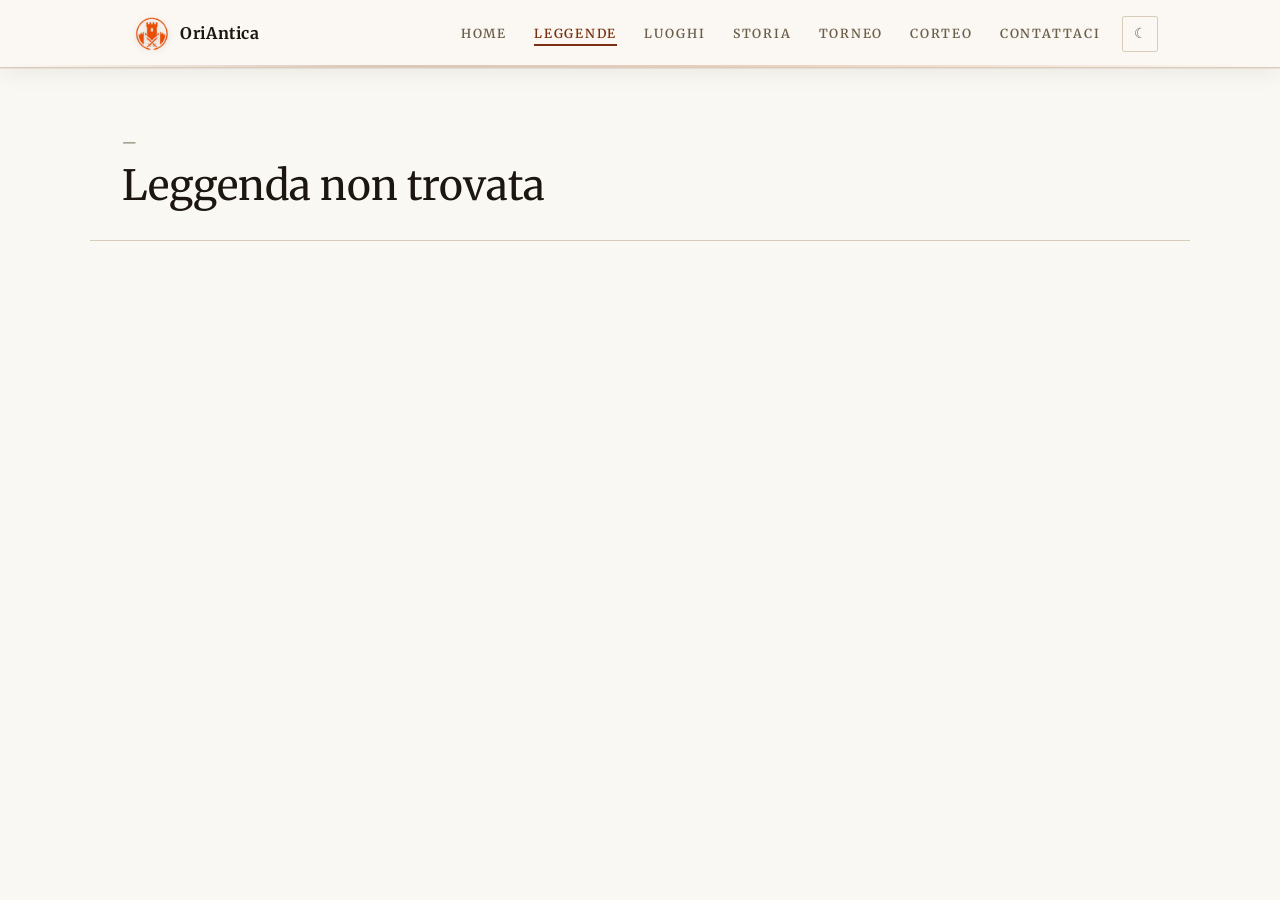
<file: detail-leggenda.html>
<!DOCTYPE html>
<html lang="it">
<head>
  <script>
  (function() {
    var ALLOWED = ['light', 'dark'];
    try {
      var t = localStorage.getItem('oria-theme');
      if (ALLOWED.includes(t)) document.documentElement.dataset.theme = t;
    } catch(_) {}
  })();
  </script>
  <style id="theme-fix">html,body,nav,footer{transition:none!important}</style>
  <meta charset="UTF-8" />
  <meta name="viewport" content="width=device-width, initial-scale=1.0" />
  <title>Leggenda — OriAntica</title>
  <link rel="stylesheet" href="style.css" />
</head>
<body data-page="leggende">

  <nav>
    <div class="nav-wrap">
      <a class="nav-logo" href="index.html">
        <img src="./images/logo.png" alt="OriAntica">OriAntica
      </a>
      <ul class="nav-links">
        <li><a href="index.html" data-page="home">Home</a></li>
        <li><a href="leggende.html" data-page="leggende">Leggende</a></li>
        <li><a href="luoghi.html" data-page="luoghi">Luoghi</a></li>
        <li><a href="storia.html" data-page="storia">Storia</a></li>
        <li><a href="torneo.html" data-page="torneo">Torneo</a></li>
        <li><a href="corteo.html" data-page="corteo">Corteo</a></li>
        <li><a href="feedback.html" data-page="feedback">Contattaci</a></li>
        <li><button class="theme-btn" id="theme-btn">☾</button></li>
      </ul>
    </div>
  </nav>

  <div class="content">

    <div class="page-top" id="detail-page-top">
      <span class="page-kicker" id="detail-kicker">—</span>
      <h1 id="detail-title">—</h1>
    </div>

    <div class="detail">
      <main class="detail-main" id="detail-main"></main>
      <aside class="sidebar" id="detail-side"></aside>
    </div>

  </div>

  <script src="data.js"></script>
  <script src="shared.js"></script>
  <script>
    document.addEventListener('DOMContentLoaded', function() {
      var ID_RE = /^[a-zA-Z0-9_-]{1,64}$/;
      var params = new URLSearchParams(location.search);
      var rawId = params.get('id') || '';
      var id = ID_RE.test(rawId) ? rawId : '';
      var item = id ? LEGGENDE.find(function(x){ return x.id === id; }) : null;

      if (!item) {
        document.getElementById('detail-title').textContent = 'Leggenda non trovata';
        return;
      }

      document.title = item.title + ' — Oria Medievale';
      document.getElementById('detail-kicker').textContent = item.detailTag || item.tag;
      document.getElementById('detail-title').textContent = item.title;

      var mainEl = document.getElementById('detail-main');
      var sideEl = document.getElementById('detail-side');

      // Back button
      var back = document.createElement('a');
      back.className = 'back-btn';
      back.href = 'leggende.html';
      back.textContent = '← Torna alle Leggende';
      mainEl.appendChild(back);

      // Immagine principale
      var imgWrap = document.createElement('div');
      imgWrap.className = 'detail-img';
      if (item.img) {
        var img = document.createElement('img');
        img.src = item.img;
        img.alt = item.title;
        imgWrap.appendChild(img);
      } else {
        var ph = document.createElement('span');
        ph.className = 'ph-icon';
        ph.textContent = item.icon || '';
        imgWrap.appendChild(ph);
      }
      mainEl.appendChild(imgWrap);

      // Kicker
      var kicker = document.createElement('span');
      kicker.className = 'detail-kicker';
      kicker.textContent = item.detailTag || item.tag;
      mainEl.appendChild(kicker);

      // Titolo H2
      var h2 = document.createElement('h2');
      h2.textContent = item.title;
      mainEl.appendChild(h2);

      // Body text
      var bodyDiv = document.createElement('div');
      bodyDiv.className = 'body-text';
      bodyDiv.innerHTML = item.body || '';

      // Seconda immagine opzionale
      if (item.img2) {
        var img2wrap = document.createElement('div');
        img2wrap.className = 'img2';
        var img2 = document.createElement('img');
        img2.src = item.img2;
        img2.alt = item.title;
        img2wrap.appendChild(img2);
        bodyDiv.appendChild(img2wrap);
      }
      mainEl.appendChild(bodyDiv);

      // Sidebar — info
      var sbox = document.createElement('div');
      sbox.className = 'sbox';
      var sboxTitle = document.createElement('span');
      sboxTitle.className = 'sbox-title';
      sboxTitle.textContent = 'Informazioni';
      sbox.appendChild(sboxTitle);
      var ul = document.createElement('ul');
      ul.className = 'sinfo';
      (item.sideInfo || []).forEach(function(pair) {
        var li = document.createElement('li');
        var strong = document.createElement('strong');
        strong.textContent = pair[0];
        li.appendChild(strong);
        li.appendChild(document.createTextNode(pair[1]));
        ul.appendChild(li);
      });
      sbox.appendChild(ul);
      sideEl.appendChild(sbox);

      // Leggende collegate
      var relLeg = item.relLeggende || [];
      if (relLeg.length) {
        var lb = document.createElement('div');
        lb.className = 'sbox';
        var lbt = document.createElement('span');
        lbt.className = 'sbox-title';
        lbt.textContent = 'Leggende Collegate';
        lb.appendChild(lbt);
        var lul = document.createElement('ul');
        lul.className = 'snav';
        relLeg.forEach(function(rid) {
          var r = LEGGENDE.find(function(x){ return x.id === rid; });
          if (!r) return;
          var li = document.createElement('li');
          var btn = document.createElement('button');
          btn.textContent = '→ ' + r.title;
          btn.addEventListener('click', function() {
            location.href = 'detail-leggenda.html?id=' + encodeURIComponent(r.id);
          });
          li.appendChild(btn);
          lul.appendChild(li);
        });
        lb.appendChild(lul);
        sideEl.appendChild(lb);
      }

      // Luoghi collegati
      var relLuo = item.relLuoghi || [];
      if (relLuo.length) {
        var lb2 = document.createElement('div');
        lb2.className = 'sbox';
        var lb2t = document.createElement('span');
        lb2t.className = 'sbox-title';
        lb2t.textContent = 'Luoghi Collegati';
        lb2.appendChild(lb2t);
        var lul2 = document.createElement('ul');
        lul2.className = 'snav';
        relLuo.forEach(function(rid) {
          var r = LUOGHI.find(function(x){ return x.id === rid; });
          if (!r) return;
          var li = document.createElement('li');
          var btn = document.createElement('button');
          btn.textContent = '→ ' + r.title;
          btn.addEventListener('click', function() {
            location.href = 'detail-luogo.html?id=' + encodeURIComponent(r.id);
          });
          li.appendChild(btn);
          lul2.appendChild(li);
        });
        lb2.appendChild(lul2);
        sideEl.appendChild(lb2);
      }
    });
  </script>
</body>
</html>
</file>
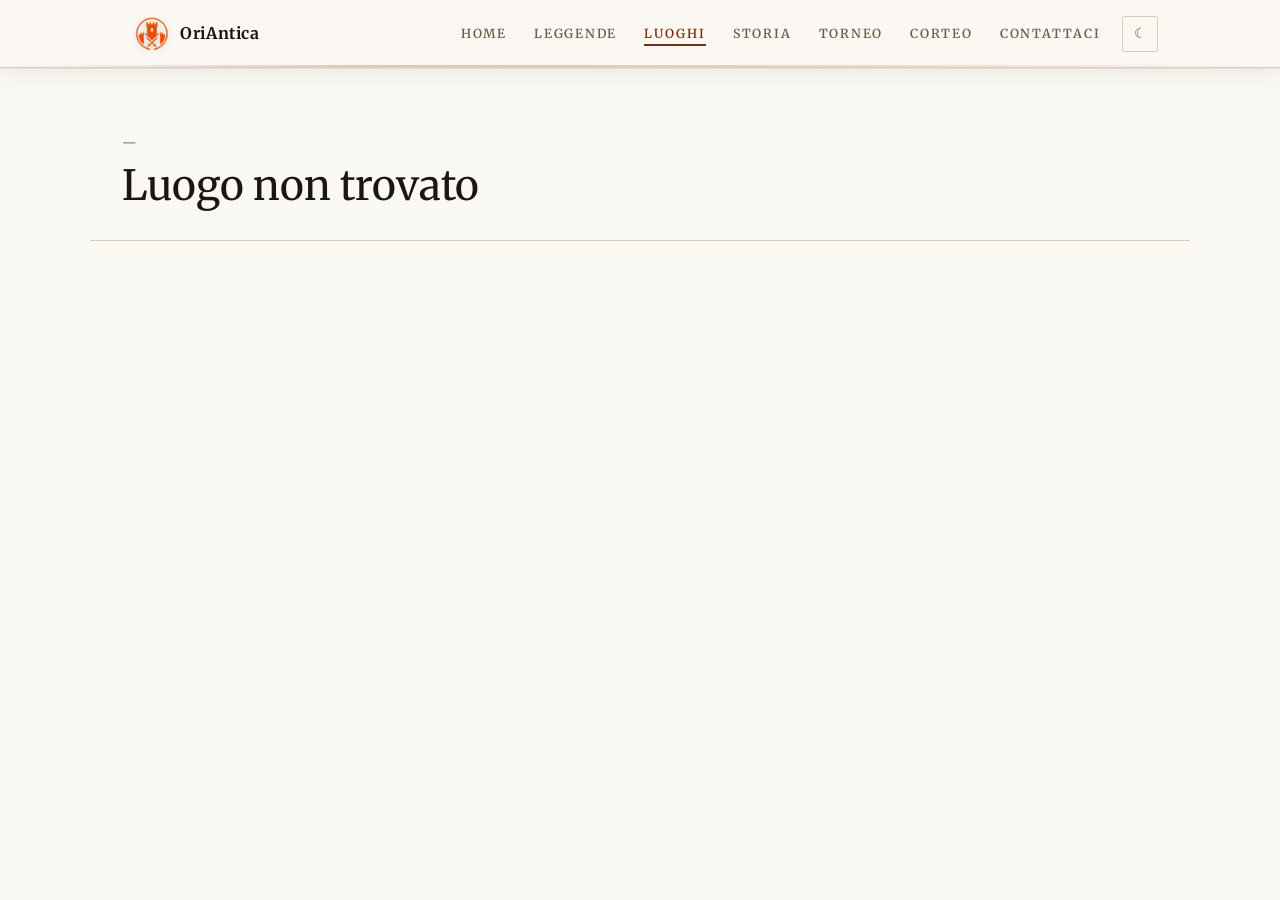
<file: detail-luogo.html>
<!DOCTYPE html>
<html lang="it">
<head>
  <script>
  (function() {
    var ALLOWED = ['light', 'dark'];
    try {
      var t = localStorage.getItem('oria-theme');
      if (ALLOWED.includes(t)) document.documentElement.dataset.theme = t;
    } catch(_) {}
  })();
  </script>
  <style id="theme-fix">html,body,nav,footer{transition:none!important}</style>
  <meta charset="UTF-8" />
  <meta name="viewport" content="width=device-width, initial-scale=1.0" />
  <title>Luogo — OriAntica</title>
  <link rel="stylesheet" href="style.css" />
</head>
<body data-page="luoghi">

  <nav>
    <div class="nav-wrap">
      <a class="nav-logo" href="index.html">
        <img src="./images/logo.png" alt="OriAntica">OriAntica
      </a>
      <ul class="nav-links">
        <li><a href="index.html" data-page="home">Home</a></li>
        <li><a href="leggende.html" data-page="leggende">Leggende</a></li>
        <li><a href="luoghi.html" data-page="luoghi">Luoghi</a></li>
        <li><a href="storia.html" data-page="storia">Storia</a></li>
        <li><a href="torneo.html" data-page="torneo">Torneo</a></li>
        <li><a href="corteo.html" data-page="corteo">Corteo</a></li>
        <li><a href="feedback.html" data-page="feedback">Contattaci</a></li>
        <li><button class="theme-btn" id="theme-btn">☾</button></li>
      </ul>
    </div>
  </nav>

  <div class="content">

    <div class="page-top" id="detail-page-top">
      <span class="page-kicker" id="detail-kicker">—</span>
      <h1 id="detail-title">—</h1>
    </div>

    <div class="detail">
      <main class="detail-main" id="detail-main"></main>
      <aside class="sidebar" id="detail-side"></aside>
    </div>

  </div>

  <script src="data.js"></script>
  <script src="shared.js"></script>
  <script>
    document.addEventListener('DOMContentLoaded', function() {
      var ID_RE = /^[a-zA-Z0-9_-]{1,64}$/;
      var params = new URLSearchParams(location.search);
      var rawId = params.get('id') || '';
      var id = ID_RE.test(rawId) ? rawId : '';
      var item = id ? LUOGHI.find(function(x){ return x.id === id; }) : null;

      if (!item) {
        document.getElementById('detail-title').textContent = 'Luogo non trovato';
        return;
      }

      document.title = item.title + ' — Oria Medievale';
      document.getElementById('detail-kicker').textContent = item.detailTag || item.tag;
      document.getElementById('detail-title').textContent = item.title;

      var mainEl = document.getElementById('detail-main');
      var sideEl = document.getElementById('detail-side');

      // Back button
      var back = document.createElement('a');
      back.className = 'back-btn';
      back.href = 'luoghi.html';
      back.textContent = '← Torna ai Luoghi';
      mainEl.appendChild(back);

      // Immagine principale
      var imgWrap = document.createElement('div');
      imgWrap.className = 'detail-img';
      if (item.img) {
        var img = document.createElement('img');
        img.src = item.img;
        img.alt = item.title;
        imgWrap.appendChild(img);
      } else {
        var ph = document.createElement('span');
        ph.className = 'ph-icon';
        ph.textContent = item.icon || '';
        imgWrap.appendChild(ph);
      }
      mainEl.appendChild(imgWrap);

      // Kicker
      var kicker = document.createElement('span');
      kicker.className = 'detail-kicker';
      kicker.textContent = item.detailTag || item.tag;
      mainEl.appendChild(kicker);

      // Titolo H2
      var h2 = document.createElement('h2');
      h2.textContent = item.title;
      mainEl.appendChild(h2);

      // Body text
      var bodyDiv = document.createElement('div');
      bodyDiv.className = 'body-text';
      bodyDiv.innerHTML = item.body || '';

      if (item.img2) {
        var img2wrap = document.createElement('div');
        img2wrap.className = 'img2';
        var img2 = document.createElement('img');
        img2.src = item.img2;
        img2.alt = item.title;
        img2wrap.appendChild(img2);
        bodyDiv.appendChild(img2wrap);
      }
      mainEl.appendChild(bodyDiv);

      // Sidebar — info
      var sbox = document.createElement('div');
      sbox.className = 'sbox';
      var sboxTitle = document.createElement('span');
      sboxTitle.className = 'sbox-title';
      sboxTitle.textContent = 'Informazioni';
      sbox.appendChild(sboxTitle);
      var ul = document.createElement('ul');
      ul.className = 'sinfo';
      (item.sideInfo || []).forEach(function(pair) {
        var li = document.createElement('li');
        var strong = document.createElement('strong');
        strong.textContent = pair[0];
        li.appendChild(strong);
        li.appendChild(document.createTextNode(pair[1]));
        ul.appendChild(li);
      });
      sbox.appendChild(ul);
      sideEl.appendChild(sbox);

      // Leggende collegate
      var relLeg = item.relLeggende || [];
      if (relLeg.length) {
        var lb = document.createElement('div');
        lb.className = 'sbox';
        var lbt = document.createElement('span');
        lbt.className = 'sbox-title';
        lbt.textContent = 'Leggende Collegate';
        lb.appendChild(lbt);
        var lul = document.createElement('ul');
        lul.className = 'snav';
        relLeg.forEach(function(rid) {
          var r = LEGGENDE.find(function(x){ return x.id === rid; });
          if (!r) return;
          var li = document.createElement('li');
          var btn = document.createElement('button');
          btn.textContent = '→ ' + r.title;
          btn.addEventListener('click', function() {
            location.href = 'detail-leggenda.html?id=' + encodeURIComponent(r.id);
          });
          li.appendChild(btn);
          lul.appendChild(li);
        });
        lb.appendChild(lul);
        sideEl.appendChild(lb);
      }
    });
  </script>
</body>
</html>
</file>
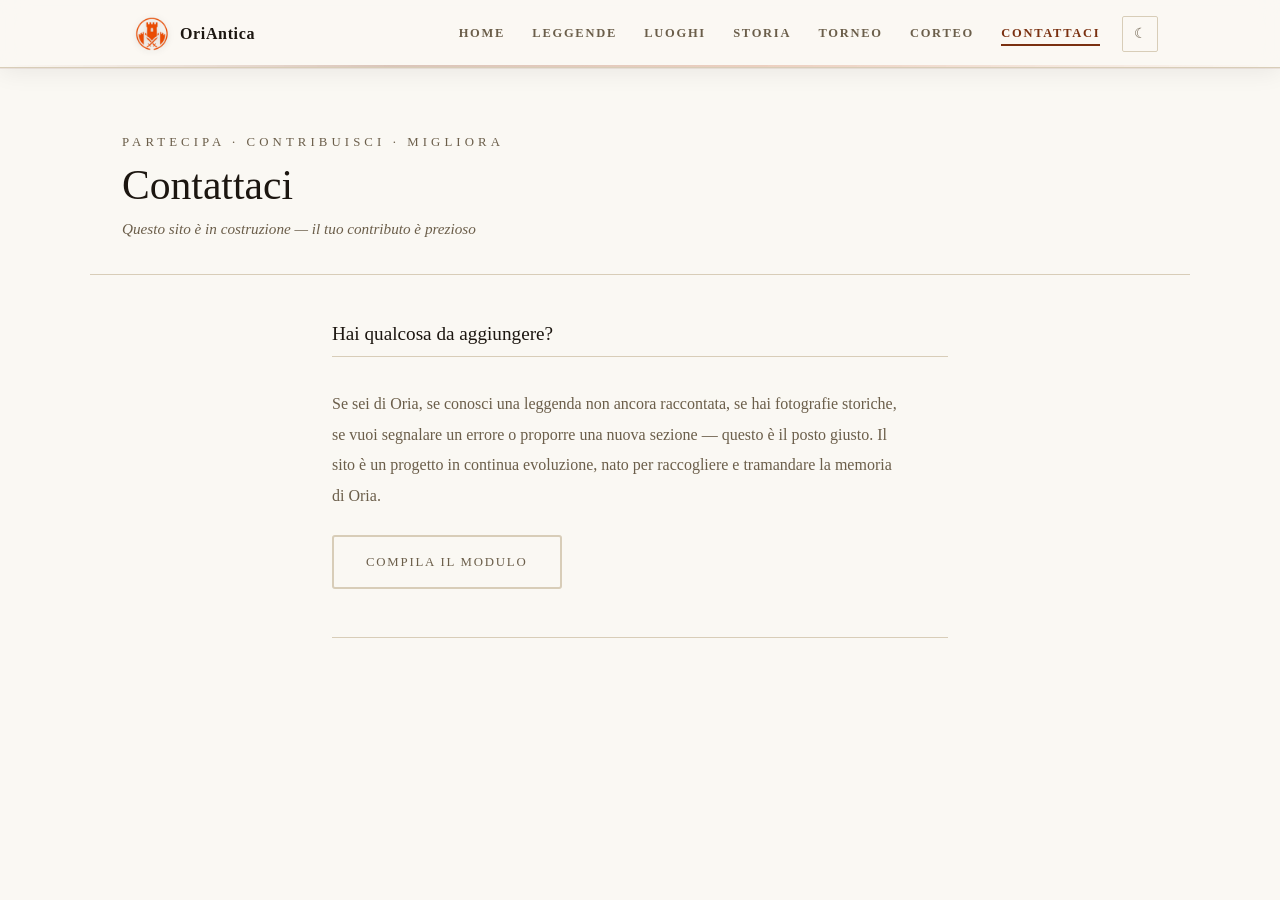
<file: feedback.html>
<!DOCTYPE html>
<html lang="it">
<head>
  <script>
  (function() {
    var ALLOWED = ['light', 'dark'];
    try {
      var t = localStorage.getItem('oria-theme');
      if (ALLOWED.includes(t)) document.documentElement.dataset.theme = t;
    } catch(_) {}
  })();
  </script>
  <style id="theme-fix">
    html, body, nav, footer { transition: none !important; }
  </style>
  <meta charset="UTF-8" />
  <meta name="viewport" content="width=device-width, initial-scale=1.0" />
  <!-- CSP: permette Google Fonts (fonts.googleapis.com + fonts.gstatic.com) -->
  <meta http-equiv="Content-Security-Policy" content="default-src 'self'; script-src 'self' 'unsafe-inline'; style-src 'self' 'unsafe-inline' https://fonts.googleapis.com; font-src 'self' https://fonts.gstatic.com; img-src 'self' data:; connect-src 'none'; object-src 'none'; base-uri 'self'; form-action 'none';">
  <meta http-equiv="X-Content-Type-Options" content="nosniff">
  <meta http-equiv="X-Frame-Options" content="SAMEORIGIN">
  <meta http-equiv="Referrer-Policy" content="strict-origin-when-cross-origin">
  <meta http-equiv="Permissions-Policy" content="geolocation=(), microphone=(), camera=()">
  <title>Contattaci &#8212; OriAntica</title>
  <link rel="stylesheet" href="style.css" />
</head>
<body data-page="feedback">

  <nav>
    <div class="nav-wrap">
      <a class="nav-logo" href="index.html">
        <img src="./images/logo.png" alt="OriAntica">OriAntica
      </a>
      <ul class="nav-links">
        <li><a href="index.html" data-page="home">Home</a></li>
        <li><a href="leggende.html" data-page="leggende">Leggende</a></li>
        <li><a href="luoghi.html" data-page="luoghi">Luoghi</a></li>
        <li><a href="storia.html" data-page="storia">Storia</a></li>
        <li><a href="torneo.html" data-page="torneo">Torneo</a></li>
        <li><a href="corteo.html" data-page="corteo">Corteo</a></li>
        <li><a href="feedback.html" data-page="feedback">Contattaci</a></li>
        <li><button class="theme-btn" id="theme-btn">&#9790;</button></li>
      </ul>
    </div>
  </nav>

  <div class="content">

    <div class="page-top">
      <span class="page-kicker">Partecipa &middot; Contribuisci &middot; Migliora</span>
      <h1>Contattaci</h1>
      <p>Questo sito &#232; in costruzione &#8212; il tuo contributo &#232; prezioso</p>
    </div>

    <div class="feedback-wrap">

      <h2>Hai qualcosa da aggiungere?</h2>
      <p>
        Se sei di Oria, se conosci una leggenda non ancora raccontata, se hai fotografie storiche, se vuoi segnalare un errore o proporre una nuova sezione &#8212; questo &#232; il posto giusto.
        Il sito &#232; un progetto in continua evoluzione, nato per raccogliere e tramandare la memoria di Oria.
      </p>
      <p>
        <a href="https://forms.gle/N1Hv2HFVpTaNLAY19" target="_blank" class="btn-feedback">
          Compila il modulo
        </a>
      </p>

      <hr style="border:none;border-top:1px solid var(--border);margin:3rem 0;">

    </div>

  </div>

  <script src="security.js"></script>
  <script src="shared.js"></script>
</body>
</html>
</file>
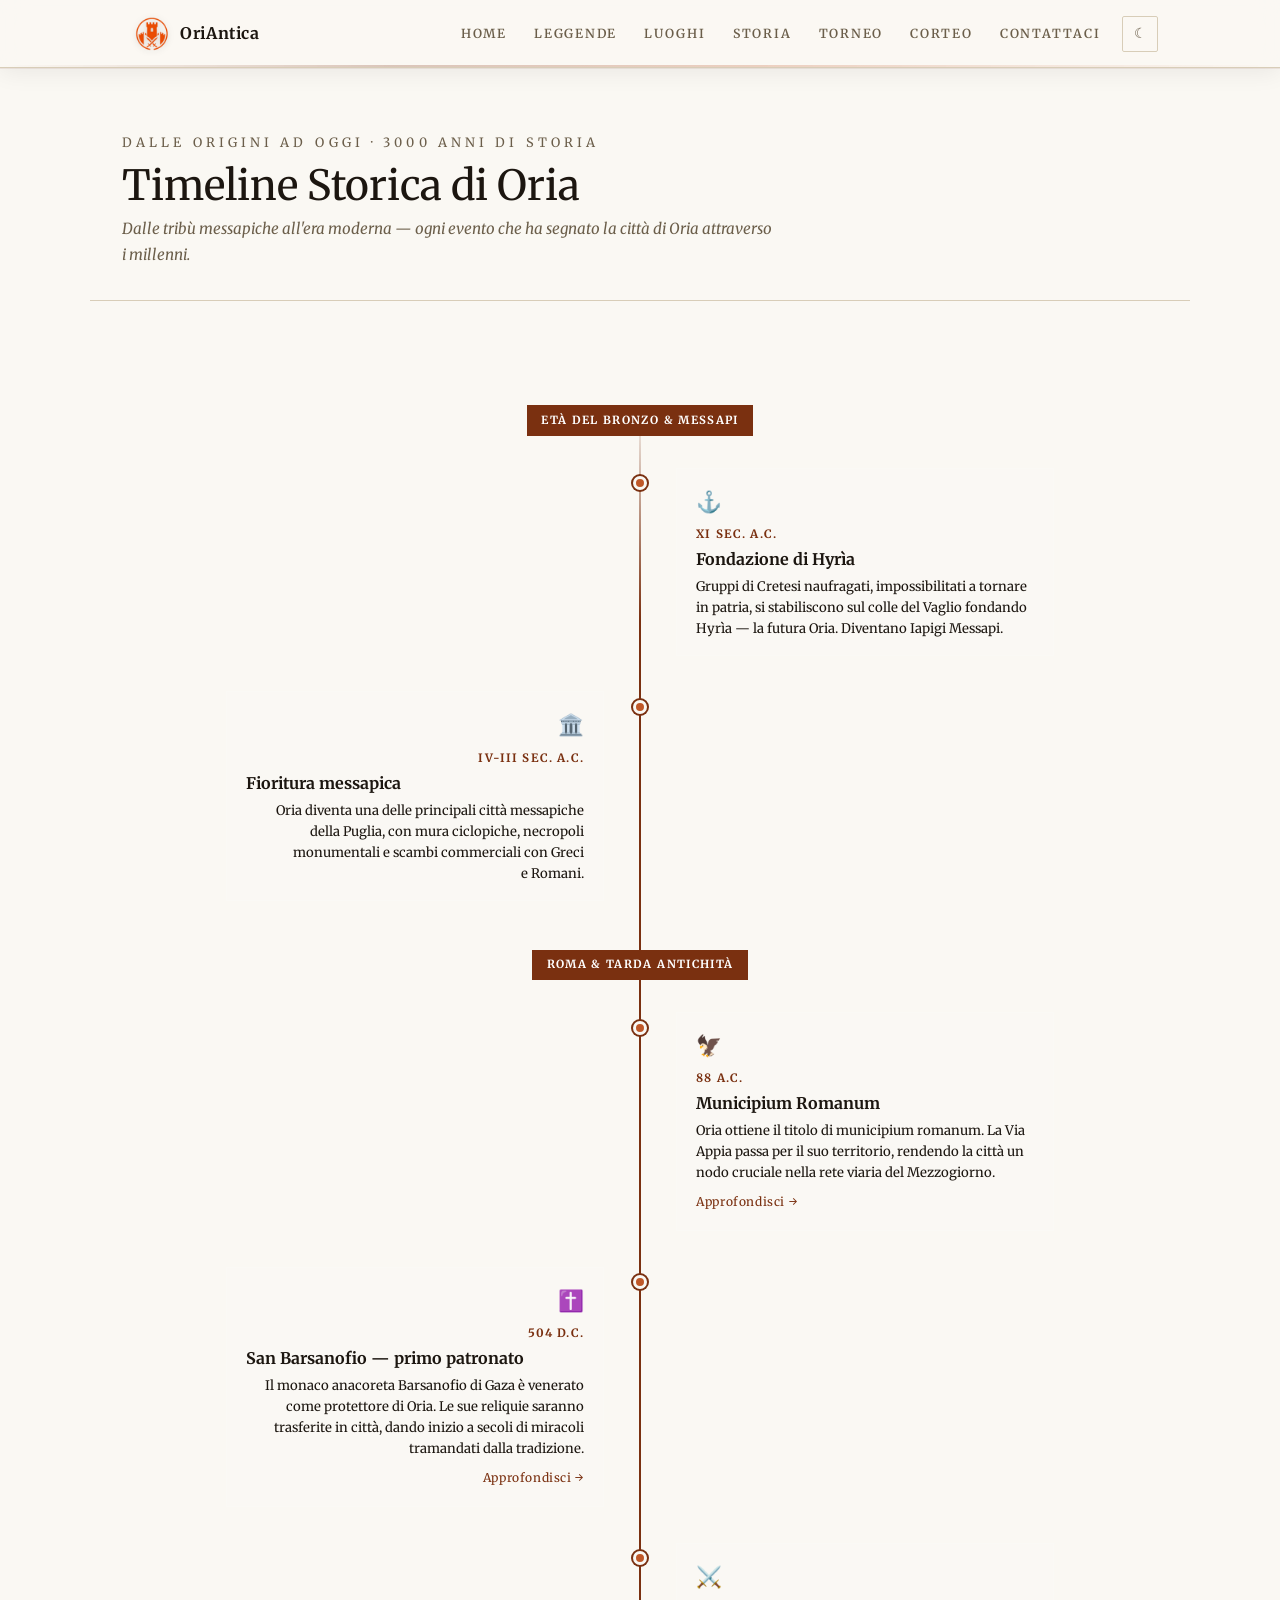
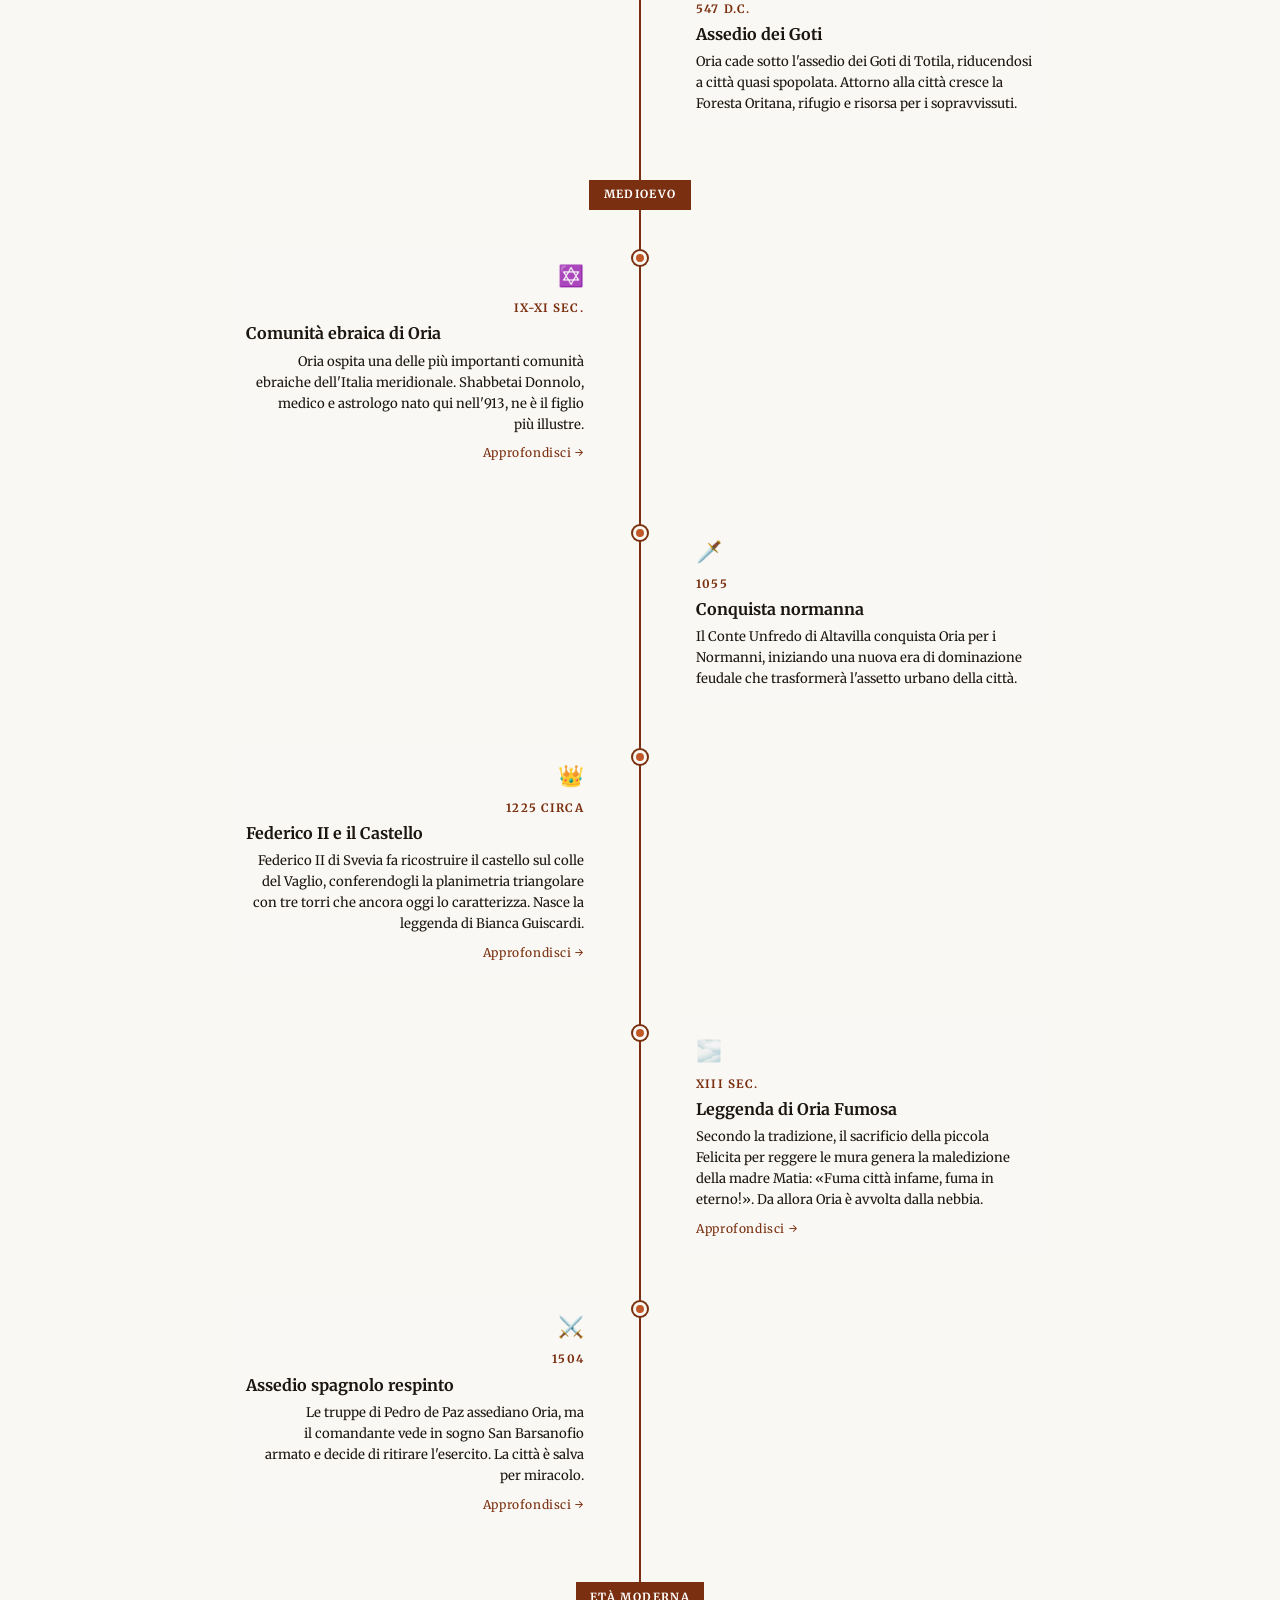
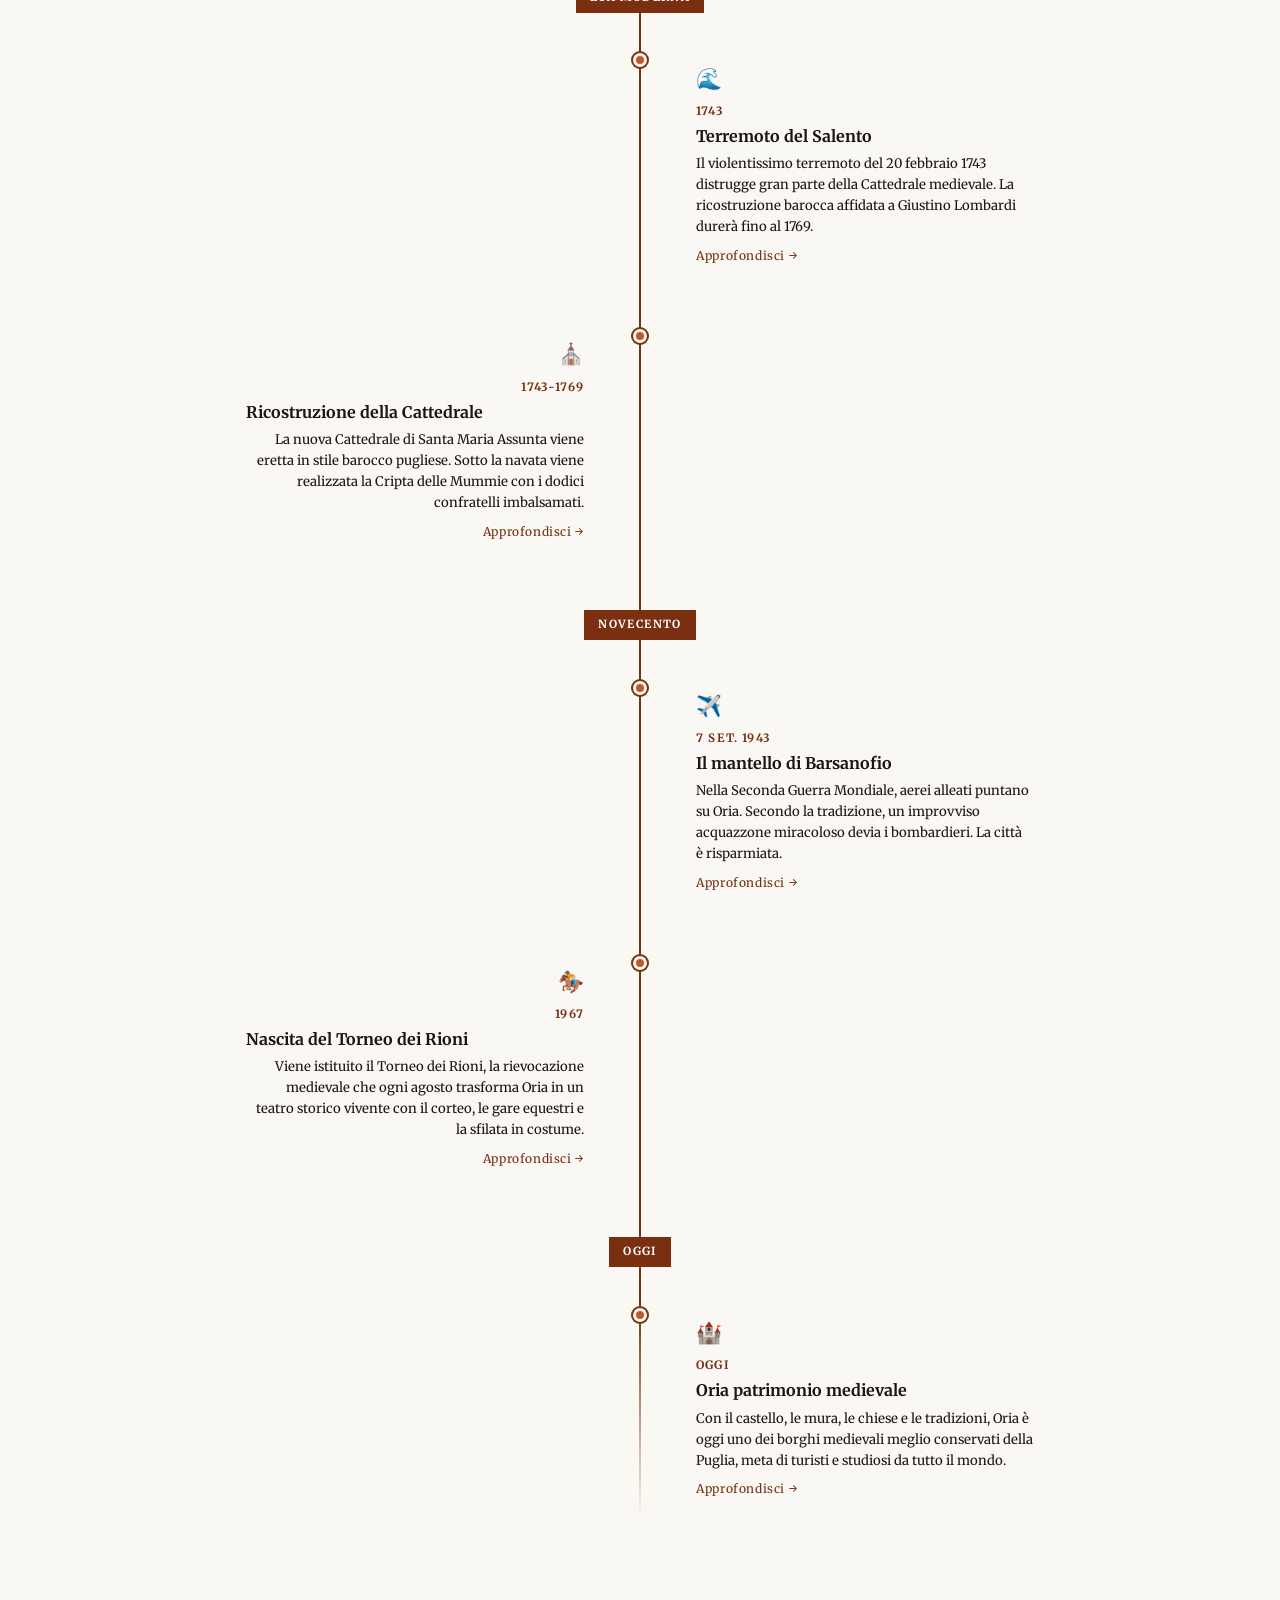
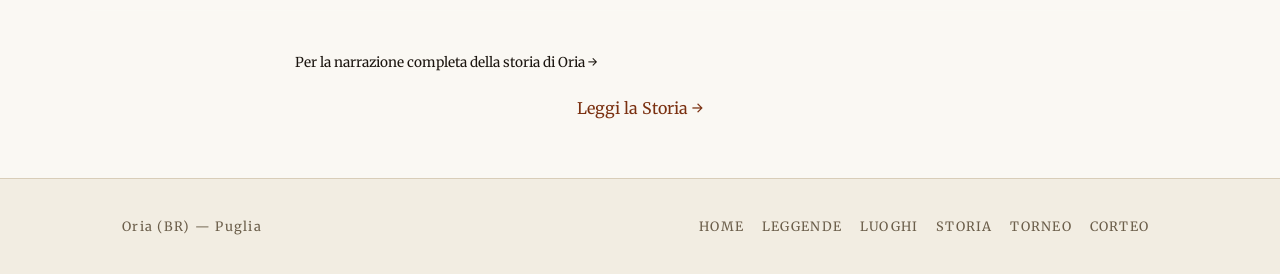
<file: timeline.html>
<!DOCTYPE html>
<html lang="it">
<head>
  <script>
    (function() {
      var ALLOWED = ['light', 'dark'];
      try {
        var t = localStorage.getItem('oria-theme');
        if (ALLOWED.includes(t)) document.documentElement.dataset.theme = t;
      } catch(_) {}
    })();
  </script>
  <style id="theme-fix">
    html, body, nav, footer { transition: none !important; }
  </style>
  <meta charset="UTF-8" />
  <meta name="viewport" content="width=device-width, initial-scale=1.0" />
  <title>Timeline Storica di Oria — OriAntica</title>
  <link rel="stylesheet" href="style.css" />
  <style>
    /* ── TIMELINE ── */
    .tl-wrap {
      position: relative;
      max-width: 860px;
      margin: 0 auto;
      padding: 0 1rem;
    }
    /* linea verticale centrale */
    .tl-wrap::before {
      content: '';
      position: absolute;
      top: 0; bottom: 0;
      left: 50%;
      transform: translateX(-50%);
      width: 2px;
      background: linear-gradient(to bottom, transparent, var(--accent) 5%, var(--accent) 95%, transparent);
    }
    /* ERA label */
    .tl-era {
      text-align: center;
      position: relative;
      z-index: 2;
      margin: 3rem 0 2rem;
    }
    .tl-era-label {
      display: inline-block;
      background: var(--accent);
      color: #fff;
      font-size: .7rem;
      letter-spacing: .12em;
      text-transform: uppercase;
      padding: .35rem .9rem;
      font-weight: 700;
    }
    /* singolo evento */
    .tl-event {
      display: flex;
      width: 100%;
      margin-bottom: 2.2rem;
      position: relative;
      align-items: flex-start;
    }
    .tl-event.left  { flex-direction: row-reverse; }
    .tl-event.right { flex-direction: row; }
    /* pallino centrale */
    .tl-dot {
      position: absolute;
      left: 50%;
      transform: translateX(-50%);
      top: .55rem;
      width: 14px; height: 14px;
      border-radius: 50%;
      background: var(--accent2);
      border: 3px solid var(--bg);
      box-shadow: 0 0 0 2px var(--accent);
      z-index: 3;
      flex-shrink: 0;
    }
    /* contenuto card */
    .tl-card {
      width: calc(50% - 36px);
      background: var(--card-bg, rgba(255,255,255,.04));
      border: 1px solid rgba(255,255,255,.08);
      padding: 1rem 1.2rem;
      position: relative;
      transition: border-color .3s;
    }
    .tl-card:hover { border-color: var(--accent); }
    .tl-event.left  .tl-card { margin-right: auto; text-align: right; }
    .tl-event.right .tl-card { margin-left: auto; }
    .tl-year {
      font-size: .72rem;
      letter-spacing: .1em;
      color: var(--accent);
      font-weight: 700;
      text-transform: uppercase;
      margin-bottom: .3rem;
    }
    .tl-title {
      font-size: 1rem;
      font-weight: 700;
      margin: 0 0 .4rem;
      line-height: 1.3;
    }
    .tl-desc {
      font-size: .82rem;
      line-height: 1.6;
      color: var(--text-muted);
      margin: 0;
    }
    .tl-icon {
      font-size: 1.3rem;
      margin-bottom: .3rem;
      display: block;
    }
    /* link alla pagina storia */
    .tl-link {
      display: inline-block;
      margin-top: .55rem;
      font-size: .75rem;
      color: var(--accent);
      text-decoration: none;
      letter-spacing: .05em;
    }
    .tl-link:hover { text-decoration: underline; }
    /* RESPONSIVE: colonna singola sotto 640px */
    @media (max-width: 640px) {
      .tl-wrap::before { left: 18px; }
      .tl-event, .tl-event.left, .tl-event.right { flex-direction: column; }
      .tl-dot { left: 18px; }
      .tl-card { width: calc(100% - 48px); margin-left: 48px !important; text-align: left !important; }
    }
  </style>
</head>
<body data-page="timeline">

  <nav>
    <div class="nav-wrap">
      <a class="nav-logo" href="index.html">
        <img src="./images/logo.png" alt="OriAntica">OriAntica
      </a>
      <ul class="nav-links">
        <li><a href="index.html" data-page="home">Home</a></li>
        <li><a href="leggende.html" data-page="leggende">Leggende</a></li>
        <li><a href="luoghi.html" data-page="luoghi">Luoghi</a></li>
        <li><a href="storia.html" data-page="storia">Storia</a></li>
        <li><a href="torneo.html" data-page="torneo">Torneo</a></li>
        <li><a href="corteo.html" data-page="corteo">Corteo</a></li>
        <li><a href="feedback.html" data-page="feedback">Contattaci</a></li>
        <li><button class="theme-btn" id="theme-btn">☾</button></li>
      </ul>
    </div>
  </nav>

  <div class="content">
    <div class="page-top">
      <span class="page-kicker">Dalle origini ad oggi · 3000 anni di storia</span>
      <h1>Timeline Storica di Oria</h1>
      <p>Dalle tribù messapiche all'era moderna — ogni evento che ha segnato la città di Oria attraverso i millenni.</p>
    </div>

    <div class="sec">
      <div class="tl-wrap" id="tl-wrap">
        <!-- generato da JS -->
      </div>
    </div>

    <div class="sec" style="text-align:center; border-top: 1px solid rgba(255,255,255,.08); padding-top: 2.5rem;">
      <p style="color:var(--text-muted); font-size:.85rem">Per la narrazione completa della storia di Oria →</p>
      <a href="storia.html" class="btn-primary">Leggi la Storia →</a>
    </div>

    <footer>
      <div class="footer-inner">
        <span>Oria (BR) — Puglia</span>
        <ul class="footer-links">
          <li><a href="index.html">Home</a></li>
          <li><a href="leggende.html">Leggende</a></li>
          <li><a href="luoghi.html">Luoghi</a></li>
          <li><a href="storia.html">Storia</a></li>
          <li><a href="torneo.html">Torneo</a></li>
          <li><a href="corteo.html">Corteo</a></li>
        </ul>
      </div>
    </footer>
  </div>

  <script src="data.js"></script>
  <script src="shared.js"></script>
  <script>
    var EVENTI = [
      { era:'Età del Bronzo & Messapi', anno:'XI sec. a.C.', icon:'⚓', title:'Fondazione di Hyrìa', desc:'Gruppi di Cretesi naufragati, impossibilitati a tornare in patria, si stabiliscono sul colle del Vaglio fondando Hyrìa — la futura Oria. Diventano Iapigi Messapi.', link:null },
      { era:null, anno:'IV-III sec. a.C.', icon:'🏛️', title:'Fioritura messapica', desc:'Oria diventa una delle principali città messapiche della Puglia, con mura ciclopiche, necropoli monumentali e scambi commerciali con Greci e Romani.', link:null },
      { era:'Roma & Tarda Antichità', anno:'88 a.C.', icon:'🦅', title:'Municipium Romanum', desc:'Oria ottiene il titolo di municipium romanum. La Via Appia passa per il suo territorio, rendendo la città un nodo cruciale nella rete viaria del Mezzogiorno.', link:'storia.html' },
      { era:null, anno:'504 d.C.', icon:'✝️', title:'San Barsanofio — primo patronato', desc:'Il monaco anacoreta Barsanofio di Gaza è venerato come protettore di Oria. Le sue reliquie saranno trasferite in città, dando inizio a secoli di miracoli tramandati dalla tradizione.', link:'leggende.html' },
      { era:null, anno:'547 d.C.', icon:'⚔️', title:'Assedio dei Goti', desc:'Oria cade sotto l\'assedio dei Goti di Totila, riducendosi a città quasi spopolata. Attorno alla città cresce la Foresta Oritana, rifugio e risorsa per i sopravvissuti.', link:null },
      { era:'Medioevo', anno:'IX-XI sec.', icon:'✡️', title:'Comunità ebraica di Oria', desc:'Oria ospita una delle più importanti comunità ebraiche dell\'Italia meridionale. Shabbetai Donnolo, medico e astrologo nato qui nell\'913, ne è il figlio più illustre.', link:'storia.html' },
      { era:null, anno:'1055', icon:'🗡️', title:'Conquista normanna', desc:'Il Conte Unfredo di Altavilla conquista Oria per i Normanni, iniziando una nuova era di dominazione feudale che trasformerà l\'assetto urbano della città.', link:null },
      { era:null, anno:'1225 circa', icon:'👑', title:'Federico II e il Castello', desc:'Federico II di Svevia fa ricostruire il castello sul colle del Vaglio, conferendogli la planimetria triangolare con tre torri che ancora oggi lo caratterizza. Nasce la leggenda di Bianca Guiscardi.', link:'leggende.html' },
      { era:null, anno:'XIII sec.', icon:'🌫️', title:'Leggenda di Oria Fumosa', desc:'Secondo la tradizione, il sacrificio della piccola Felicita per reggere le mura genera la maledizione della madre Matia: «Fuma città infame, fuma in eterno!». Da allora Oria è avvolta dalla nebbia.', link:'detail-leggenda.html?id=oria-fumosa' },
      { era:null, anno:'1504', icon:'⚔️', title:'Assedio spagnolo respinto', desc:'Le truppe di Pedro de Paz assediano Oria, ma il comandante vede in sogno San Barsanofio armato e decide di ritirare l\'esercito. La città è salva per miracolo.', link:'detail-leggenda.html?id=san-barsanofio' },
      { era:'Età Moderna', anno:'1743', icon:'🌊', title:'Terremoto del Salento', desc:'Il violentissimo terremoto del 20 febbraio 1743 distrugge gran parte della Cattedrale medievale. La ricostruzione barocca affidata a Giustino Lombardi durerà fino al 1769.', link:'storia.html' },
      { era:null, anno:'1743-1769', icon:'⛪', title:'Ricostruzione della Cattedrale', desc:'La nuova Cattedrale di Santa Maria Assunta viene eretta in stile barocco pugliese. Sotto la navata viene realizzata la Cripta delle Mummie con i dodici confratelli imbalsamati.', link:'detail-luogo.html?id=cattedrale' },
      { era:'Novecento', anno:'7 set. 1943', icon:'✈️', title:'Il mantello di Barsanofio', desc:'Nella Seconda Guerra Mondiale, aerei alleati puntano su Oria. Secondo la tradizione, un improvviso acquazzone miracoloso devia i bombardieri. La città è risparmiata.', link:'detail-leggenda.html?id=san-barsanofio' },
      { era:null, anno:'1967', icon:'🏇', title:'Nascita del Torneo dei Rioni', desc:'Viene istituito il Torneo dei Rioni, la rievocazione medievale che ogni agosto trasforma Oria in un teatro storico vivente con il corteo, le gare equestri e la sfilata in costume.', link:'torneo.html' },
      { era:'Oggi', anno:'Oggi', icon:'🏰', title:'Oria patrimonio medievale', desc:'Con il castello, le mura, le chiese e le tradizioni, Oria è oggi uno dei borghi medievali meglio conservati della Puglia, meta di turisti e studiosi da tutto il mondo.', link:'storia.html' }
    ];

    var wrap = document.getElementById('tl-wrap');
    var html = '';
    var lastEra = null;
    var side = 'right';

    EVENTI.forEach(function(ev) {
      if (ev.era && ev.era !== lastEra) {
        lastEra = ev.era;
        html += '<div class="tl-era"><span class="tl-era-label">' + ev.era + '</span></div>';
      }
      var linkHtml = ev.link ? '<a class="tl-link" href="' + ev.link + '">Approfondisci →</a>' : '';
      html += '<div class="tl-event ' + side + ' reveal">'
        + '<div class="tl-dot"></div>'
        + '<div class="tl-card">'
        + '<span class="tl-icon">' + ev.icon + '</span>'
        + '<div class="tl-year">' + ev.anno + '</div>'
        + '<h3 class="tl-title">' + ev.title + '</h3>'
        + '<p class="tl-desc">' + ev.desc + '</p>'
        + linkHtml
        + '</div>'
        + '</div>';
      side = side === 'right' ? 'left' : 'right';
    });

    wrap.innerHTML = html;
  </script>
</body>
</html>
</file>
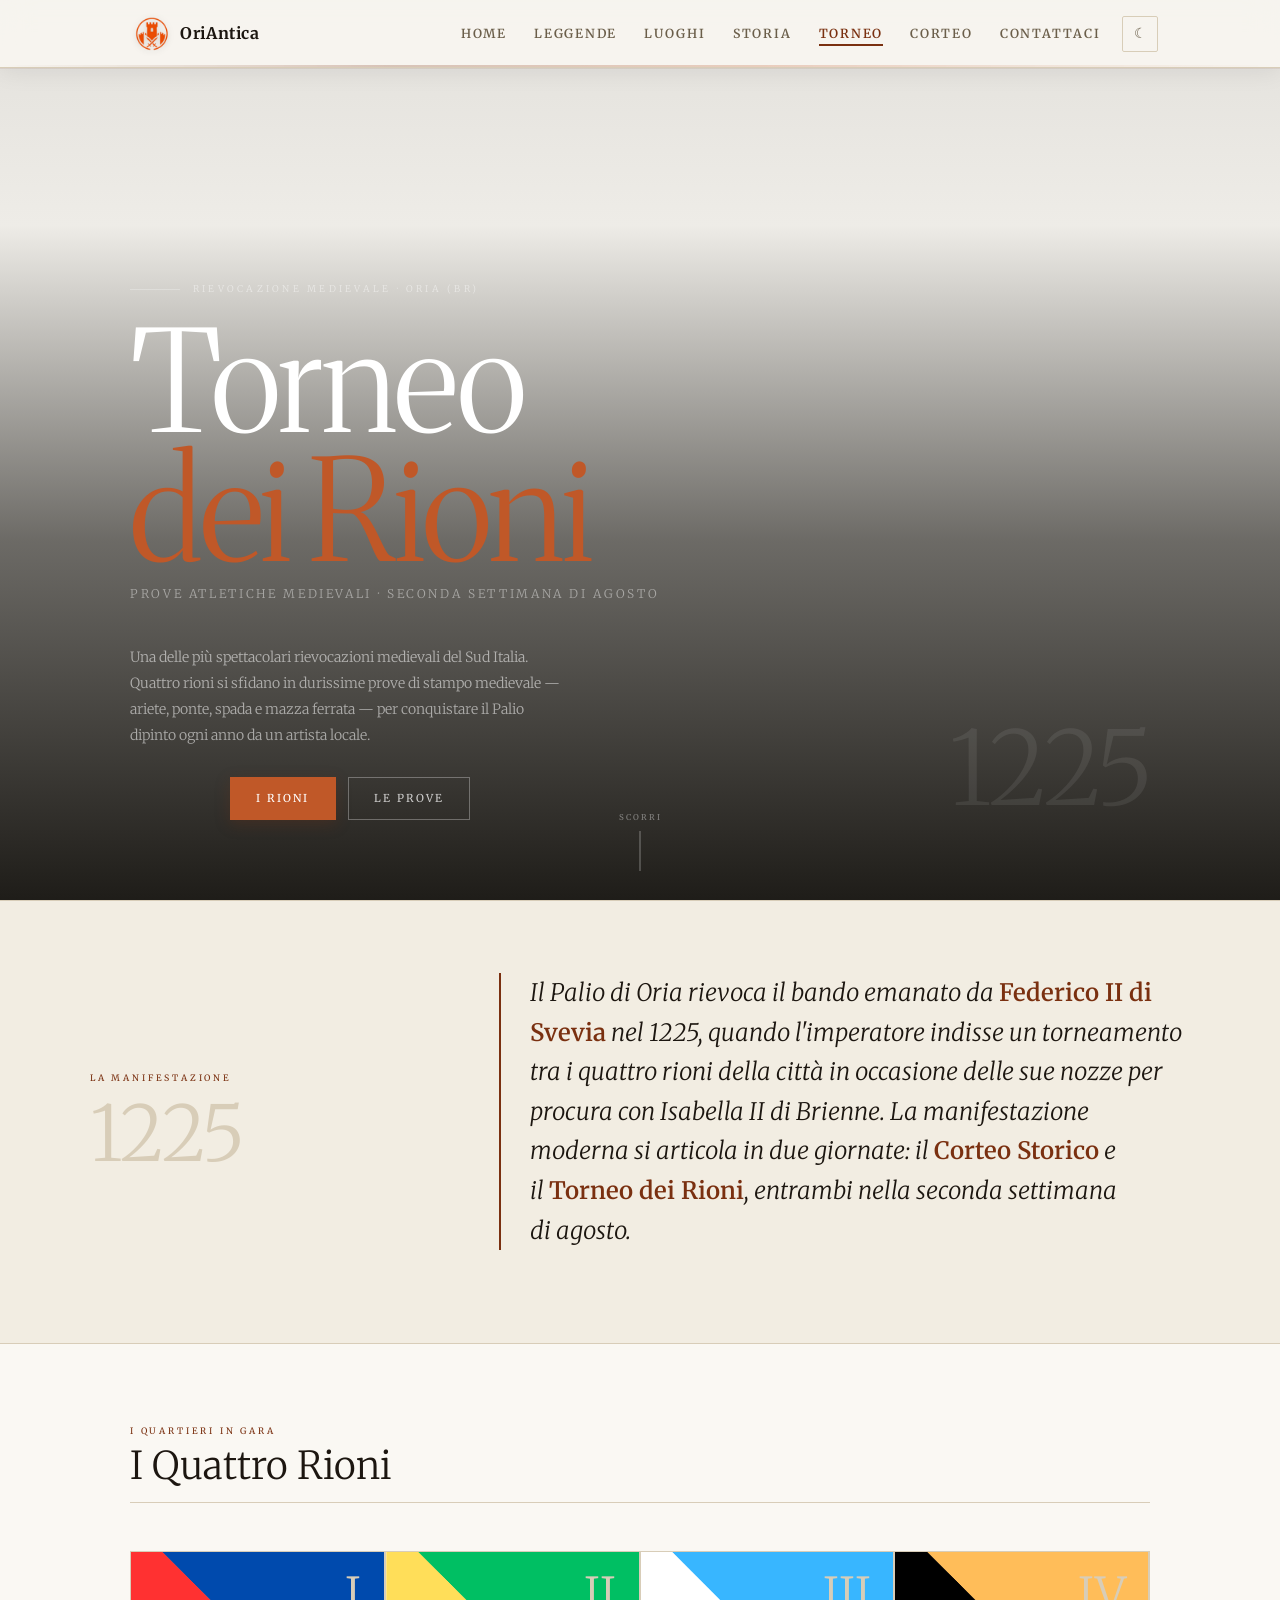
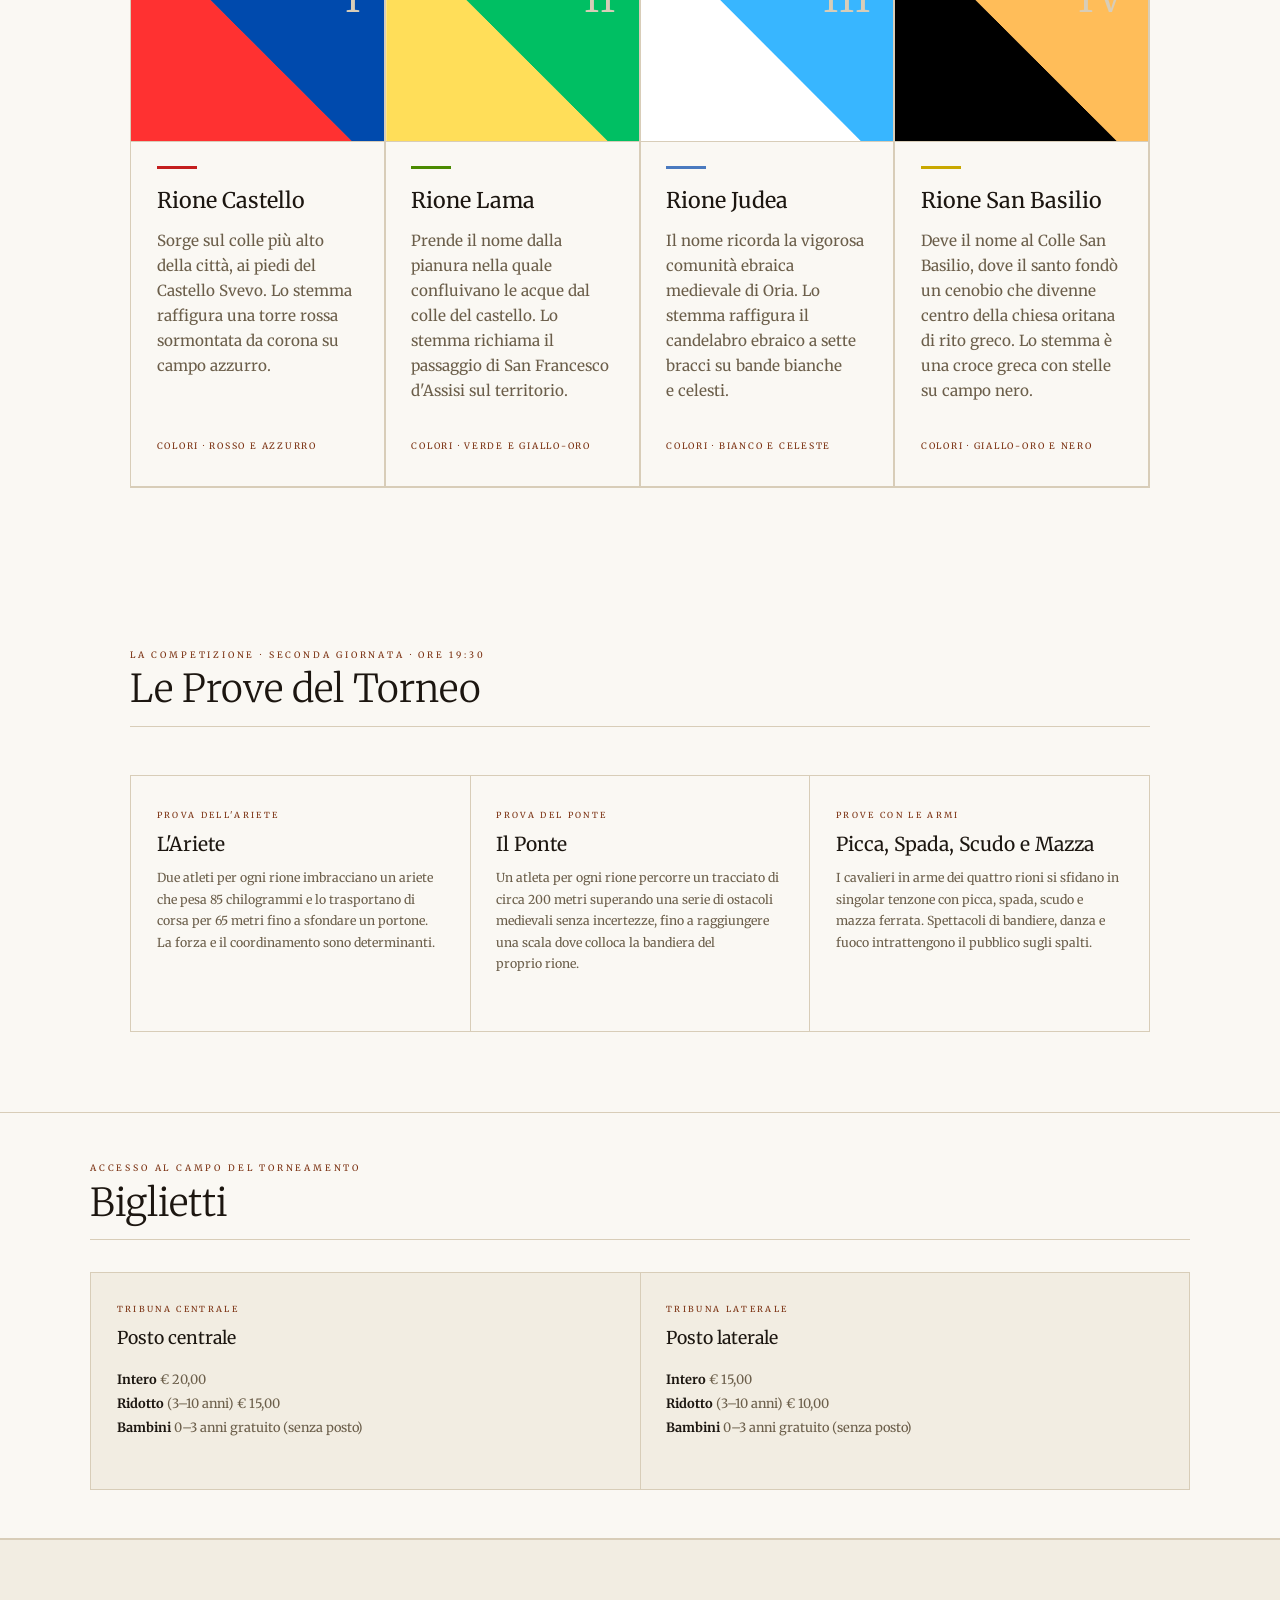
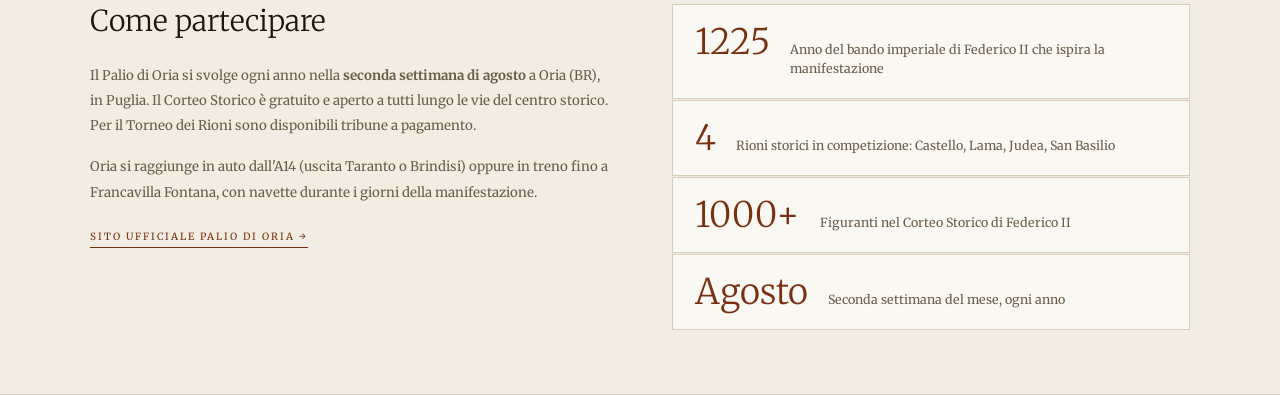
<file: torneo.html>
<!DOCTYPE html>
<html lang="it">
<head>
  <script>
  (function() {
    var ALLOWED = ['light', 'dark'];
    try {
      var t = localStorage.getItem('oria-theme');
      if (ALLOWED.includes(t)) document.documentElement.dataset.theme = t;
    } catch(_) {}
  })();
  </script>
  <style id="theme-fix">html,body,nav,footer{transition:none!important}</style>
  <meta charset="UTF-8"/>
  <meta name="viewport" content="width=device-width,initial-scale=1.0"/>
  <title>Torneo dei Rioni — OriAntica</title>
  <link rel="stylesheet" href="style.css"/>
  <style>
  * { box-sizing: border-box; margin: 0; padding: 0; }
  body { background: var(--bg); color: var(--text); font-family: 'Merriweather', Georgia, serif; overflow-x: hidden; transition: background .3s, color .3s; }

  /* HERO */
  .hero-torneo { position: relative; height: 100vh; min-height: 600px; display: flex; flex-direction: column; justify-content: flex-end; padding-bottom: 5rem; overflow: hidden; }
  .hero-torneo-bg { position: absolute; inset: 0; background-image: url('https://upload.wikimedia.org/wikipedia/commons/thumb/7/7b/Torneo_dei_Rioni.jpg/1280px-Torneo_dei_Rioni.jpg'); background-size: cover; background-position: center 40%; transform: scale(1.05); transition: transform 8s ease; }
  .hero-torneo.loaded .hero-torneo-bg { transform: scale(1); }
  .hero-torneo::after { content: ''; position: absolute; inset: 0; background: linear-gradient(to bottom, rgba(14,12,8,.1) 0%, rgba(14,12,8,.05) 25%, rgba(14,12,8,.6) 60%, rgba(14,12,8,.93) 100%); }
  .hero-torneo-content { position: relative; z-index: 2; max-width: var(--max-w); margin: 0 auto; padding: 0 2.5rem; width: 100%; }
  .hero-eyebrow { display: flex; align-items: center; gap: .8rem; margin-bottom: 1.2rem; }
  .hero-eyebrow span { font-size: .58rem; letter-spacing: .35em; text-transform: uppercase; color: rgba(255,255,255,.5); font-weight: 300; }
  .hero-eyebrow-line { width: 50px; height: 1px; background: rgba(255,255,255,.25); }
  .hero-torneo-title { font-size: clamp(4rem, 11vw, 9rem); font-weight: 300; line-height: .92; color: #fff; letter-spacing: -.02em; margin-bottom: .5rem; }
  .hero-torneo-title em { color: var(--accent2); display: block; font-style: normal; }
  .hero-torneo-sub { font-size: .75rem; letter-spacing: .22em; text-transform: uppercase; color: rgba(255,255,255,.45); font-weight: 300; margin-bottom: 2.5rem; }
  .hero-torneo-row { display: flex; align-items: flex-end; justify-content: space-between; gap: 2rem; flex-wrap: wrap; }
  .hero-torneo-desc { max-width: 440px; font-size: .88rem; line-height: 1.85; color: rgba(255,255,255,.55); font-weight: 300; margin-bottom: 1.8rem; }
  .hero-btns { display: flex; gap: .75rem; flex-wrap: wrap; }
  .btn-solid { background: var(--accent2); color: #fff; border: 1px solid var(--accent2); padding: .7rem 1.6rem; font-size: .68rem; letter-spacing: .18em; text-transform: uppercase; text-decoration: none; font-family: 'Merriweather', serif; transition: background .2s, transform .15s; display: inline-block; }
  .btn-solid:hover { background: #a04020; transform: translateY(-1px); }
  .btn-ghost { background: transparent; color: rgba(255,255,255,.75); border: 1px solid rgba(255,255,255,.3); padding: .7rem 1.6rem; font-size: .68rem; letter-spacing: .18em; text-transform: uppercase; text-decoration: none; font-family: 'Merriweather', serif; transition: border-color .2s, color .2s, transform .15s; display: inline-block; }
  .btn-ghost:hover { border-color: rgba(255,255,255,.7); color: #fff; transform: translateY(-1px); }
  .hero-torneo-year { font-size: clamp(4rem, 8vw, 7rem); font-weight: 300; color: rgba(255,255,255,.08); line-height: 1; letter-spacing: -.02em; text-align: right; user-select: none; }
  .hero-scroll { position: absolute; bottom: 1.8rem; left: 50%; transform: translateX(-50%); z-index: 3; display: flex; flex-direction: column; align-items: center; gap: .4rem; opacity: .4; }
  .hero-scroll span { font-size: .5rem; letter-spacing: .25em; text-transform: uppercase; color: #fff; }
  .hero-scroll-line { width: 1px; height: 40px; background: #fff; animation: sd 1.8s ease-in-out infinite; }
  @keyframes sd { 0%{transform:scaleY(0);transform-origin:top} 50%{transform:scaleY(1);transform-origin:top} 51%{transform:scaleY(1);transform-origin:bottom} 100%{transform:scaleY(0);transform-origin:bottom} }

  /* INTRO */
  .intro-band { background: var(--bg-alt); border-top: 1px solid var(--border); border-bottom: 1px solid var(--border); padding: 4.5rem 2.5rem; transition: background .3s; }
  .intro-inner { max-width: var(--max-w); margin: 0 auto; display: grid; grid-template-columns: 1fr 2fr; gap: 4rem; align-items: center; }
  .intro-left { display: flex; flex-direction: column; gap: .6rem; }
  .intro-kicker { font-size: .55rem; letter-spacing: .32em; text-transform: uppercase; color: var(--accent); }
  .intro-year-big { font-size: clamp(3rem, 6vw, 5rem); font-weight: 300; line-height: 1; color: var(--border); letter-spacing: -.02em; }
  .intro-text { font-size: clamp(1.1rem, 2.2vw, 1.5rem); font-weight: 300; font-style: italic; line-height: 1.65; color: var(--text); border-left: 2px solid var(--accent); padding-left: 1.8rem; }
  .intro-text strong { font-style: normal; color: var(--accent); font-weight: 600; }

  /* RIONI */
  .rioni-section { max-width: var(--max-w); margin: 0 auto; padding: 5rem 2.5rem; }
  .section-head { display: flex; align-items: baseline; justify-content: space-between; margin-bottom: 3rem; padding-bottom: 1rem; border-bottom: 1px solid var(--border); gap: 1rem; flex-wrap: wrap; }
  .section-kicker { font-size: .55rem; letter-spacing: .32em; text-transform: uppercase; color: var(--accent); display: block; margin-bottom: .3rem; }
  .section-title { font-size: clamp(1.6rem, 3.5vw, 2.4rem); font-weight: 300; color: var(--text); line-height: 1.1; }
  .rioni-grid { display: grid; grid-template-columns: repeat(4, 1fr); gap: 1px; background: var(--border); border: 1px solid var(--border); }
  .rione-card { background: var(--bg); padding: 0 0 2rem; display: flex; flex-direction: column; transition: background .2s; position: relative; overflow: hidden; }
  .rione-card:hover { background: var(--bg-alt); }
  .rione-stemma { width: 100%; aspect-ratio: 4/3; overflow: hidden; background: var(--bg-alt); border-bottom: 1px solid var(--border); display: flex; align-items: center; justify-content: center; flex-shrink: 0; }
  .rione-stemma img { width: 100%; height: 100%; object-fit: cover; display: block; transition: transform .4s ease, opacity .3s; }
  .rione-card:hover .rione-stemma img { transform: scale(1.04); opacity: .9; }
  .rione-stemma .stemma-ph { display: flex; flex-direction: column; align-items: center; justify-content: center; gap: .5rem; width: 100%; height: 100%; }
  .stemma-ph-icon { font-size: 2.8rem; opacity: .18; }
  .stemma-ph-txt { font-size: .55rem; letter-spacing: .18em; text-transform: uppercase; color: var(--text-dim); opacity: .5; }
  .rione-body { padding: 1.5rem 1.6rem 0; display: flex; flex-direction: column; gap: .9rem; flex: 1; }
  .rione-bar { height: 3px; width: 40px; margin-bottom: .3rem; transition: width .3s; }
  .rione-card:hover .rione-bar { width: 70px; }
  .rione-num { font-size: 3rem; font-weight: 300; color: var(--border); line-height: 1; position: absolute; top: 1.2rem; right: 1.4rem; transition: color .2s; }
  .rione-card:hover .rione-num { color: var(--bg-alt); }
  .rione-name { font-size: 1.35rem; font-weight: 400; color: var(--text); line-height: 1.2; }
  .rione-desc { font-size: .77rem; line-height: 1.75; color: var(--text-dim); }
  .rione-colori { font-size: .55rem; letter-spacing: .2em; text-transform: uppercase; color: var(--accent); margin-top: auto; }

  /* PROVE */
  .programma-section { max-width: var(--max-w); margin: 0 auto; padding: 5rem 2.5rem; }
  .programma-grid { display: grid; grid-template-columns: repeat(3, 1fr); gap: 1px; background: var(--border); border: 1px solid var(--border); margin-top: 3rem; }
  .prog-item { background: var(--bg); padding: 2rem 1.6rem 2.2rem; display: flex; flex-direction: column; gap: .7rem; transition: background .2s; }
  .prog-item:hover { background: var(--bg-alt); }
  .prog-giorno { font-size: .52rem; letter-spacing: .28em; text-transform: uppercase; color: var(--accent); }
  .prog-title { font-size: 1.2rem; font-weight: 400; color: var(--text); line-height: 1.2; }
  .prog-desc { font-size: .77rem; line-height: 1.75; color: var(--text-dim); }

  /* INFO */
  .info-band { background: var(--bg-alt); border-top: 1px solid var(--border); border-bottom: 1px solid var(--border); padding: 4rem 2.5rem; }
  .info-inner { max-width: var(--max-w); margin: 0 auto; display: grid; grid-template-columns: 1fr 1fr; gap: 4rem; align-items: start; }
  .info-title { font-size: 1.8rem; font-weight: 300; color: var(--text); margin-bottom: 1.5rem; line-height: 1.2; }
  .info-text { font-size: .83rem; line-height: 1.9; color: var(--text-dim); margin-bottom: 1rem; }
  .info-link { display: inline-block; font-size: .62rem; letter-spacing: .2em; text-transform: uppercase; color: var(--accent); text-decoration: none; border-bottom: 1px solid var(--accent); padding-bottom: .1rem; margin-top: .5rem; transition: opacity .2s; }
  .info-link:hover { opacity: .65; }
  .info-facts { display: flex; flex-direction: column; gap: 1px; }
  .info-fact { background: var(--bg); border: 1px solid var(--border); padding: 1.2rem 1.4rem; display: flex; align-items: baseline; gap: 1.2rem; }
  .fact-n { font-size: 2.2rem; font-weight: 300; color: var(--accent); line-height: 1; flex-shrink: 0; }
  .fact-l { font-size: .78rem; line-height: 1.5; color: var(--text-dim); }

  /* BIGLIETTI */
  .ticket-band { background: var(--bg); border-top: 1px solid var(--border); border-bottom: 1px solid var(--border); padding: 3rem 2.5rem; }
  .ticket-inner { max-width: var(--max-w); margin: 0 auto; }
  .ticket-grid { display: grid; grid-template-columns: repeat(2, 1fr); gap: 1px; background: var(--border); border: 1px solid var(--border); margin-top: 2rem; }
  .ticket-item { background: var(--bg-alt); padding: 1.8rem 1.6rem; }
  .ticket-tipo { font-size: .52rem; letter-spacing: .28em; text-transform: uppercase; color: var(--accent); display: block; margin-bottom: .5rem; }
  .ticket-nome { font-size: 1.1rem; font-weight: 400; color: var(--text); margin-bottom: .8rem; }
  .ticket-prezzi { font-size: .8rem; line-height: 1.9; color: var(--text-dim); }
  .ticket-prezzi strong { color: var(--text); }

  @media (max-width: 900px) { .rioni-grid { grid-template-columns: repeat(2, 1fr); } .intro-inner { grid-template-columns: 1fr; gap: 2rem; } .info-inner { grid-template-columns: 1fr; gap: 2rem; } .ticket-grid { grid-template-columns: 1fr; } }
  @media (max-width: 600px) { .rioni-grid { grid-template-columns: 1fr; } .programma-grid { grid-template-columns: 1fr; } .hero-torneo-title { font-size: clamp(3rem, 15vw, 5rem); } .rioni-section, .programma-section, .intro-band, .info-band, .ticket-band { padding-left: 1.2rem; padding-right: 1.2rem; } }
  </style>
</head>
<body data-page="torneo">

  <nav>
    <div class="nav-wrap">
      <a class="nav-logo" href="index.html">
        <img src="./images/logo.png" alt="OriAntica">OriAntica
      </a>
      <ul class="nav-links">
        <li><a href="index.html" data-page="home">Home</a></li>
        <li><a href="leggende.html" data-page="leggende">Leggende</a></li>
        <li><a href="luoghi.html" data-page="luoghi">Luoghi</a></li>
        <li><a href="storia.html" data-page="storia">Storia</a></li>
        <li><a href="torneo.html" data-page="torneo" class="active">Torneo</a></li>
        <li><a href="corteo.html" data-page="corteo">Corteo</a></li>
        <li><a href="feedback.html" data-page="feedback">Contattaci</a></li>
        <li><button class="theme-btn" id="theme-btn">☾</button></li>
      </ul>
    </div>
  </nav>

  <!-- HERO -->
  <section class="hero-torneo" id="hero">
    <div class="hero-torneo-bg"></div>
    <div class="hero-torneo-content">
      <div class="hero-eyebrow">
        <div class="hero-eyebrow-line"></div>
        <span>Rievocazione Medievale · Oria (BR)</span>
      </div>
      <h1 class="hero-torneo-title">
        Torneo<br>
        <em>dei Rioni</em>
      </h1>
      <p class="hero-torneo-sub">Prove atletiche medievali · Seconda settimana di agosto</p>
      <div class="hero-torneo-row">
        <div>
          <p class="hero-torneo-desc">
            Una delle più spettacolari rievocazioni medievali del Sud Italia. Quattro rioni si sfidano in durissime prove di stampo medievale — ariete, ponte, spada e mazza ferrata — per conquistare il Palio dipinto ogni anno da un artista locale.
          </p>
          <div class="hero-btns">
            <a href="#rioni" class="btn-solid">I Rioni</a>
            <a href="#programma" class="btn-ghost">Le Prove</a>
          </div>
        </div>
        <div class="hero-torneo-year">1225</div>
      </div>
    </div>
    <div class="hero-scroll">
      <span>Scorri</span>
      <div class="hero-scroll-line"></div>
    </div>
  </section>

  <!-- INTRO -->
  <div class="intro-band">
    <div class="intro-inner">
      <div class="intro-left">
        <span class="intro-kicker">La manifestazione</span>
        <div class="intro-year-big">1225</div>
      </div>
      <p class="intro-text">
        Il Palio di Oria rievoca il bando emanato da <strong>Federico II di Svevia</strong> nel 1225, quando l'imperatore indisse un torneamento tra i quattro rioni della città in occasione delle sue nozze per procura con Isabella II di Brienne. La manifestazione moderna si articola in due giornate: il <strong>Corteo Storico</strong> e il <strong>Torneo dei Rioni</strong>, entrambi nella seconda settimana di agosto.
      </p>
    </div>
  </div>

  <!-- I RIONI -->
  <section class="rioni-section" id="rioni">
    <div class="section-head">
      <div>
        <span class="section-kicker">I Quartieri in Gara</span>
        <h2 class="section-title">I Quattro Rioni</h2>
      </div>
    </div>
    <div class="rioni-grid">

      <!-- Castello -->
      <div class="rione-card">
        <div class="rione-stemma">
          <img src="./images/castello.png" alt="Stemma Rione Castello" onerror="this.parentElement.innerHTML='<div class=stemma-ph><span class=stemma-ph-icon>🏰</span><span class=stemma-ph-txt>Castello</span></div>'">
        </div>
        <div class="rione-body">
          <div class="rione-bar" style="background:#c41e1e;"></div>
          <span class="rione-num">I</span>
          <div class="rione-name">Rione Castello</div>
          <p class="rione-desc">Sorge sul colle più alto della città, ai piedi del Castello Svevo. Lo stemma raffigura una torre rossa sormontata da corona su campo azzurro.</p>
          <span class="rione-colori">Colori · Rosso e Azzurro</span>
        </div>
      </div>

      <!-- Lama -->
      <div class="rione-card">
        <div class="rione-stemma">
          <img src="./images/lama.png" alt="Stemma Rione Lama" onerror="this.parentElement.innerHTML='<div class=stemma-ph><span class=stemma-ph-icon>⚜</span><span class=stemma-ph-txt>Lama</span></div>'">
        </div>
        <div class="rione-body">
          <div class="rione-bar" style="background:#4a8a00;"></div>
          <span class="rione-num">II</span>
          <div class="rione-name">Rione Lama</div>
          <p class="rione-desc">Prende il nome dalla pianura nella quale confluivano le acque dal colle del castello. Lo stemma richiama il passaggio di San Francesco d'Assisi sul territorio.</p>
          <span class="rione-colori">Colori · Verde e Giallo-Oro</span>
        </div>
      </div>

      <!-- Judea -->
      <div class="rione-card">
        <div class="rione-stemma">
          <img src="./images/giudea.png" alt="Stemma Rione Judea" onerror="this.parentElement.innerHTML='<div class=stemma-ph><span class=stemma-ph-icon>✡</span><span class=stemma-ph-txt>Judea</span></div>'">
        </div>
        <div class="rione-body">
          <div class="rione-bar" style="background:#4a7abf;"></div>
          <span class="rione-num">III</span>
          <div class="rione-name">Rione Judea</div>
          <p class="rione-desc">Il nome ricorda la vigorosa comunità ebraica medievale di Oria. Lo stemma raffigura il candelabro ebraico a sette bracci su bande bianche e celesti.</p>
          <span class="rione-colori">Colori · Bianco e Celeste</span>
        </div>
      </div>

      <!-- San Basilio -->
      <div class="rione-card">
        <div class="rione-stemma">
          <img src="./images/san-basilio.png" alt="Stemma Rione San Basilio" onerror="this.parentElement.innerHTML='<div class=stemma-ph><span class=stemma-ph-icon>⛪</span><span class=stemma-ph-txt>San Basilio</span></div>'">
        </div>
        <div class="rione-body">
          <div class="rione-bar" style="background:#c9a800;"></div>
          <span class="rione-num">IV</span>
          <div class="rione-name">Rione San Basilio</div>
          <p class="rione-desc">Deve il nome al Colle San Basilio, dove il santo fondò un cenobio che divenne centro della chiesa oritana di rito greco. Lo stemma è una croce greca con stelle su campo nero.</p>
          <span class="rione-colori">Colori · Giallo-Oro e Nero</span>
        </div>
      </div>

    </div>
  </section>

  <!-- LE PROVE DEL TORNEO -->
  <section class="programma-section" id="programma">
    <div class="section-head">
      <div>
        <span class="section-kicker">La Competizione · Seconda giornata · Ore 19:30</span>
        <h2 class="section-title">Le Prove del Torneo</h2>
      </div>
    </div>
    <div class="programma-grid">
      <div class="prog-item">
        <span class="prog-giorno">Prova dell'Ariete</span>
        <div class="prog-title">L'Ariete</div>
        <p class="prog-desc">Due atleti per ogni rione imbracciano un ariete che pesa 85 chilogrammi e lo trasportano di corsa per 65 metri fino a sfondare un portone. La forza e il coordinamento sono determinanti.</p>
      </div>
      <div class="prog-item">
        <span class="prog-giorno">Prova del Ponte</span>
        <div class="prog-title">Il Ponte</div>
        <p class="prog-desc">Un atleta per ogni rione percorre un tracciato di circa 200 metri superando una serie di ostacoli medievali senza incertezze, fino a raggiungere una scala dove colloca la bandiera del proprio rione.</p>
      </div>
      <div class="prog-item">
        <span class="prog-giorno">Prove con le Armi</span>
        <div class="prog-title">Picca, Spada, Scudo e Mazza</div>
        <p class="prog-desc">I cavalieri in arme dei quattro rioni si sfidano in singolar tenzone con picca, spada, scudo e mazza ferrata. Spettacoli di bandiere, danza e fuoco intrattengono il pubblico sugli spalti.</p>
      </div>
    </div>
  </section>

  <!-- BIGLIETTI -->
  <div class="ticket-band">
    <div class="ticket-inner">
      <div class="section-head" style="margin-bottom:0;">
        <div>
          <span class="section-kicker">Accesso al Campo del Torneamento</span>
          <h2 class="section-title">Biglietti</h2>
        </div>
      </div>
      <div class="ticket-grid">
        <div class="ticket-item">
          <span class="ticket-tipo">Tribuna Centrale</span>
          <div class="ticket-nome">Posto centrale</div>
          <p class="ticket-prezzi">
            <strong>Intero</strong> € 20,00<br>
            <strong>Ridotto</strong> (3–10 anni) € 15,00<br>
            <strong>Bambini</strong> 0–3 anni gratuito (senza posto)
          </p>
        </div>
        <div class="ticket-item">
          <span class="ticket-tipo">Tribuna Laterale</span>
          <div class="ticket-nome">Posto laterale</div>
          <p class="ticket-prezzi">
            <strong>Intero</strong> € 15,00<br>
            <strong>Ridotto</strong> (3–10 anni) € 10,00<br>
            <strong>Bambini</strong> 0–3 anni gratuito (senza posto)
          </p>
        </div>
      </div>
    </div>
  </div>

  <!-- INFO -->
  <div class="info-band">
    <div class="info-inner">
      <div>
        <h3 class="info-title">Come partecipare</h3>
        <p class="info-text">Il Palio di Oria si svolge ogni anno nella <strong>seconda settimana di agosto</strong> a Oria (BR), in Puglia. Il Corteo Storico è gratuito e aperto a tutti lungo le vie del centro storico. Per il Torneo dei Rioni sono disponibili tribune a pagamento.</p>
        <p class="info-text">Oria si raggiunge in auto dall'A14 (uscita Taranto o Brindisi) oppure in treno fino a Francavilla Fontana, con navette durante i giorni della manifestazione.</p>
        <a href="https://www.paliodioria.net" target="_blank" rel="noopener noreferrer" class="info-link">Sito ufficiale Palio di Oria →</a>
      </div>
      <div class="info-facts">
        <div class="info-fact">
          <span class="fact-n">1225</span>
          <span class="fact-l">Anno del bando imperiale di Federico II che ispira la manifestazione</span>
        </div>
        <div class="info-fact">
          <span class="fact-n">4</span>
          <span class="fact-l">Rioni storici in competizione: Castello, Lama, Judea, San Basilio</span>
        </div>
        <div class="info-fact">
          <span class="fact-n">1000+</span>
          <span class="fact-l">Figuranti nel Corteo Storico di Federico II</span>
        </div>
        <div class="info-fact">
          <span class="fact-n">Agosto</span>
          <span class="fact-l">Seconda settimana del mese, ogni anno</span>
        </div>
      </div>
    </div>
  </div>

  <script src="shared.js"></script>
  <script>
    window.addEventListener('load', function() {
      document.getElementById('hero').classList.add('loaded');
    });
  </script>
</body>
</html>
</file>
<file: style.css>
﻿@import url('https://fonts.googleapis.com/css2?family=Merriweather:ital,opsz,wght@0,18..144,300..900;1,18..144,300..900&display=swap');
:root{--bg:#faf8f3;--bg-alt:#f2ede2;--border:#d8cdb8;--text:#1c1610;--text-dim:#6b5e4a;--accent:#7a3010;--accent2:#c05828;--nav-bg:rgba(250,248,243,0.82);--max-w:980px;--nav-h:68px;--space-1:.25rem;--space-2:.5rem;--space-3:.75rem;--space-4:1rem;--space-6:1.5rem;--space-8:2rem;--space-12:3rem;--space-16:4rem;--text-xs:clamp(.7rem,.65rem + .25vw,.8rem);--text-sm:clamp(.8rem,.75rem + .3vw,.95rem);--text-base:clamp(.9rem,.85rem + .3vw,1rem);--text-lg:clamp(1rem,.9rem + .5vw,1.2rem);--text-xl:clamp(1.2rem,1rem + 1vw,1.7rem);--text-2xl:clamp(1.6rem,1rem + 2vw,2.6rem);--text-hero:clamp(2.4rem,1rem + 5vw,5rem);}
[data-theme=dark]{--bg:#141008;--bg-alt:#1e170d;--border:#3a2e1e;--text:#ede5d0;--text-dim:#8a7a62;--accent:#c05828;--accent2:#e07840;--nav-bg:rgba(20,16,8,.88);}
*,*::before,*::after{box-sizing:border-box;margin:0;padding:0;}
html{scroll-behavior:smooth;scroll-padding-top:var(--nav-h);-webkit-text-size-adjust:none;text-size-adjust:none;}
body{font-family:'Merriweather',Georgia,serif;font-weight:400;font-size:var(--text-base);background:var(--bg);color:var(--text);transition:background .3s,color .3s;min-height:100dvh;-webkit-font-smoothing:antialiased;-moz-osx-font-smoothing:grayscale;line-height:1.7;overflow-x:hidden;word-break:break-word;overflow-wrap:break-word;}
img,picture,video{display:block;max-width:100%;height:auto;}
ul[role=list],ol[role=list]{list-style:none;}
input,button,textarea,select{font:inherit;color:inherit;}
p{margin-bottom:1.3rem;max-width:72ch;overflow-wrap:break-word;word-break:break-word;}
a{color:var(--accent);text-decoration:none;}
a:hover,a:focus{opacity:.85;transition:opacity .2s ease;}
h1,h2,h3,h4,h5,h6{text-wrap:balance;line-height:1.15;text-align:left;overflow-wrap:break-word;word-break:break-word;}
p,li{text-wrap:pretty;}
:focus-visible{outline:2px solid var(--accent);outline-offset:3px;}
@media(prefers-reduced-motion:reduce){*,*::before,*::after{animation-duration:.01ms!important;transition-duration:.01ms!important;scroll-behavior:auto!important;}}
nav{position:fixed;top:0;left:0;right:0;z-index:200;height:var(--nav-h);background:var(--nav-bg);backdrop-filter:blur(14px) saturate(160%);-webkit-backdrop-filter:blur(14px) saturate(160%);border-bottom:1px solid var(--border);box-shadow:0 1px 0 0 rgba(122,48,16,.08),0 4px 24px rgba(0,0,0,.07);transition:background .3s,border-color .3s,box-shadow .3s;}
nav::after{content:'';position:absolute;bottom:0;left:0;right:0;height:2px;background:linear-gradient(90deg,transparent 0%,var(--accent) 30%,var(--accent2) 60%,transparent 100%);opacity:.25;pointer-events:none;}
.nav-wrap{max-width:var(--max-w);margin:0 auto;padding:0 var(--space-8);height:100%;display:flex;align-items:center;justify-content:space-between;gap:var(--space-4);}
.nav-logo{font-family:'Merriweather',Georgia,serif;font-size:var(--text-base);font-weight:700;color:var(--text);text-decoration:none;letter-spacing:.04em;display:flex;align-items:center;gap:10px;padding:var(--space-2) var(--space-3);min-height:44px;flex-shrink:0;position:relative;transition:color .2s;}
.nav-logo::before{content:'';position:absolute;left:0;bottom:6px;width:100%;height:1px;background:var(--accent);transform:scaleX(0);transform-origin:left;transition:transform .3s ease;}
.nav-logo:hover{color:var(--accent);opacity:1;transition:color .3s ease;}
.nav-logo:hover::before{transform:scaleX(1);transition:transform .4s cubic-bezier(.34,.1,.64,.1);}
.nav-logo-word{display:flex;flex-direction:column;line-height:1.1;}
.nav-logo-main{font-family:'Merriweather',Georgia,serif;font-size:1rem;font-weight:700;letter-spacing:.08em;color:var(--text);transition:color .2s;}
.nav-logo:hover .nav-logo-main{color:var(--accent);transition:color .3s ease;}
.nav-logo-sub{font-size:.56rem;letter-spacing:.28em;text-transform:uppercase;color:var(--text-dim);font-weight:400;margin-top:2px;}
.nav-logo img{height:36px;width:auto;border-radius:2px;transition:transform .3s ease,opacity .2s;filter:drop-shadow(0 1px 3px rgba(0,0,0,.15));}
.nav-logo:hover img{transform:scale(1.15) rotate(-3deg);opacity:1;filter:drop-shadow(0 4px 8px rgba(0,0,0,.2));transition:transform .4s cubic-bezier(.34,.1,.64,.1),opacity .3s ease;}
.nav-divider{width:1px;height:24px;background:var(--border);flex-shrink:0;opacity:.7;}
.nav-links{display:flex;align-items:center;gap:0;list-style:none;}
.nav-links li{position:relative;}
.nav-links a{font-size:.78rem;font-weight:600;letter-spacing:.14em;text-transform:uppercase;color:var(--text-dim);text-decoration:none;padding:.5rem .85rem;min-height:44px;display:flex;align-items:center;transition:color .2s;white-space:nowrap;position:relative;}
.nav-links a::after{content:'';position:absolute;bottom:10px;left:.85rem;right:.85rem;height:1.5px;background:var(--accent2);transform:scaleX(0);transform-origin:center;transition:transform .25s ease;}
.nav-links a:hover{color:var(--text);opacity:1;transition:color .3s ease;}
.nav-links a:hover::after{transform:scaleX(1);transition:transform .4s cubic-bezier(.34,.1,.64,.1);}
.nav-links a.active{color:var(--accent);}
.nav-links a.active::after{transform:scaleX(1);background:var(--accent);height:2px;}
.theme-btn{background:none;border:1px solid var(--border);color:var(--text-dim);cursor:pointer;padding:.32rem .58rem;font-size:.9rem;min-width:36px;min-height:36px;display:flex;align-items:center;justify-content:center;line-height:1;transition:border-color .2s,color .2s,background .2s;margin-left:.5rem;flex-shrink:0;border-radius:2px;}
.theme-btn:hover{border-color:var(--accent);color:var(--accent);background:rgba(122,48,16,.1);box-shadow:0 0 0 1px rgba(122,48,16,.25),0 8px 20px rgba(122,48,16,.2),0 0 20px rgba(192,88,40,.15);transform:translateY(-2px) scale(1.02);transition:all .35s cubic-bezier(.22,.61,.36,1);}
.nav-hamburger{display:none;background:none;border:1px solid var(--border);color:var(--text-dim);cursor:pointer;padding:.3rem .5rem;min-width:44px;min-height:44px;align-items:center;justify-content:center;flex-direction:column;gap:5px;transition:border-color .2s,color .2s;flex-shrink:0;border-radius:2px;}
.nav-hamburger:hover{border-color:var(--accent);color:var(--accent);background:rgba(122,48,16,.09);box-shadow:0 0 0 1px rgba(122,48,16,.2),0 8px 20px rgba(122,48,16,.2),0 0 20px rgba(192,88,40,.12);transform:translateY(-2px) scale(1.02);transition:all .35s cubic-bezier(.22,.61,.36,1);}
.nav-hamburger span{display:block;width:20px;height:1.5px;background:currentColor;transition:transform .3s,opacity .3s;transform-origin:center;}
.nav-hamburger.open span:nth-child(1){transform:translateY(6.5px) rotate(45deg);}
.nav-hamburger.open span:nth-child(2){opacity:0;transform:scaleX(0);}
.nav-hamburger.open span:nth-child(3){transform:translateY(-6.5px) rotate(-45deg);}

/* â”€â”€ MENU MOBILE: sfondo opaco + blur forte â”€â”€ */
.nav-mobile{
  display:none;
  position:fixed;
  top:var(--nav-h);
  left:0;
  right:0;
  bottom:0;
  height:calc(100dvh - var(--nav-h));
  overflow-y:auto;
  z-index:199;
  padding:var(--space-4) var(--space-6);
  flex-direction:column;
  gap:0;
  /* Sfondo molto opaco: copre quasi completamente il contenuto sottostante */
  background:rgba(250,248,243,.97);
  backdrop-filter:blur(32px) saturate(180%);
  -webkit-backdrop-filter:blur(32px) saturate(180%);
  border-bottom:none;
  box-shadow:0 8px 40px rgba(0,0,0,.22);
  transition:background .3s;
}
[data-theme=dark] .nav-mobile{
  background:rgba(14,10,4,.97);
  backdrop-filter:blur(32px) saturate(180%);
  -webkit-backdrop-filter:blur(32px) saturate(180%);
}
.nav-mobile.open{display:flex;}
.nav-mobile a{
  font-size:var(--text-base);
  font-weight:600;
  letter-spacing:.12em;
  text-transform:uppercase;
  color:var(--text);
  text-decoration:none;
  padding:.9rem .5rem;
  min-height:48px;
  display:flex;
  align-items:center;
  border-bottom:1px solid var(--border);
  transition:color .2s,padding-left .2s;
}
.nav-mobile a:last-of-type{border-bottom:none;}
.nav-mobile a:hover,.nav-mobile a.active{color:var(--accent);padding-left:.85rem;opacity:1;}

/* Footer menu mobile con tasto tema ben visibile */
.nav-mobile-footer{
  display:flex;
  align-items:center;
  justify-content:space-between;
  padding-top:var(--space-4);
  margin-top:var(--space-2);
  border-top:1px solid var(--border);
  gap:1rem;
}
.nav-mobile-footer span{font-size:var(--text-xs);color:var(--text-dim);letter-spacing:.08em;}
/* theme-btn visibile nel menu mobile */
.nav-mobile-footer .theme-btn{
  min-width:44px;
  min-height:44px;
  font-size:1rem;
  background:var(--bg-alt);
  border:1px solid var(--border);
  color:var(--text);
  display:inline-flex;
  align-items:center;
  justify-content:center;
  margin-left:0;
}
.nav-mobile-footer .theme-btn:hover{
  border-color:var(--accent);
  color:var(--accent);
  background:rgba(122,48,16,.08);
}

.content{padding-top:var(--nav-h);}
.hero{max-width:var(--max-w);margin:0 auto;padding:clamp(3rem,8vw,5.5rem) var(--space-8) clamp(2.5rem,6vw,4rem);border-bottom:1px solid var(--border);text-align:center;}
.hero-kicker{font-size:var(--text-xs);letter-spacing:.35em;text-transform:uppercase;color:var(--text-dim);display:block;margin-bottom:1.4rem;}
.hero h1{font-size:var(--text-hero);font-weight:400;line-height:1;letter-spacing:.02em;margin-bottom:.5rem;}
.hero-sub{font-size:var(--text-sm);color:var(--text-dim);font-style:italic;margin-bottom:2.2rem;}
.hero-desc{max-width:560px;font-size:var(--text-base);line-height:1.9;color:var(--text-dim);margin:0 auto 2.5rem;}
.hero-btns{display:flex;gap:.7rem;flex-wrap:wrap;justify-content:center;}
.btn{font-family:'Merriweather',Georgia,serif;font-size:var(--text-xs);letter-spacing:.14em;text-transform:uppercase;padding:.65rem 1.4rem;min-height:44px;cursor:pointer;border:1px solid;background:none;transition:all .3s cubic-bezier(.34,.1,.64,.1);text-decoration:none;display:inline-flex;align-items:center;justify-content:center;white-space:nowrap;position:relative;overflow:hidden;}
.btn::before{content:'';position:absolute;inset:0;background:rgba(255,255,255,.15);opacity:0;transition:opacity .3s ease;}
.btn::after{content:'';position:absolute;inset:0;background:radial-gradient(circle,rgba(255,255,255,.4) 0%,transparent 70%);opacity:0;pointer-events:none;}
.btn,.btn-feedback,.theme-btn,.nav-hamburger,.carousel-prev,.carousel-next,.snav button{position:relative;overflow:hidden;isolation:isolate;}
.btn::after,.btn-feedback::after,.theme-btn::after,.nav-hamburger::after,.carousel-prev::after,.carousel-next::after,.snav button::after{content:'';position:absolute;inset:-140% auto auto -30%;width:45%;height:320%;background:linear-gradient(115deg,rgba(255,255,255,0) 0%,rgba(255,255,255,.42) 45%,rgba(255,255,255,0) 100%);transform:translateX(-220%) rotate(18deg);opacity:0;pointer-events:none;z-index:2;}
.btn:hover::after,.btn-feedback:hover::after,.theme-btn:hover::after,.nav-hamburger:hover::after,.carousel-prev:hover::after,.carousel-next:hover::after,.snav button:hover::after{opacity:1;animation:btnSheen .8s cubic-bezier(.22,.61,.36,1);}
@keyframes btnSheen{
  0%{transform:translateX(-220%) rotate(18deg);}
  100%{transform:translateX(360%) rotate(18deg);}
}
.btn-solid{background:var(--accent);border-color:var(--accent);color:var(--bg);box-shadow:0 4px 15px rgba(122,48,16,.25);position:relative;}
.btn-solid:hover{background:var(--accent2);border-color:var(--accent2);box-shadow:0 8px 25px rgba(192,88,40,.4),inset 0 1px 0 rgba(255,255,255,.2);transform:translateY(-2px);opacity:1;}
.btn-solid:active{transform:translateY(0);box-shadow:0 2px 8px rgba(122,48,16,.3);}
.btn-ghost{border-color:var(--border);color:var(--text-dim);position:relative;background:transparent;}
.btn-ghost::after{content:'';position:absolute;bottom:0;left:0;right:0;height:2px;background:var(--accent);transform:scaleX(0);transform-origin:left;transition:transform .4s cubic-bezier(.34,.1,.64,.1);}
.btn-ghost:hover{border-color:var(--accent);color:var(--accent);background:rgba(122,48,16,.04);opacity:1;box-shadow:0 2px 8px rgba(122,48,16,.08);}
.btn-ghost:hover::after{transform:scaleX(1);}
.btn-ghost:active{transform:scale(.98);}
.stats-band{background:var(--bg-alt);border-bottom:1px solid var(--border);transition:background .3s,border-color .3s;}
.stats-inner{max-width:var(--max-w);margin:0 auto;padding:2.2rem var(--space-8);display:flex;gap:clamp(1.5rem,4vw,3rem);flex-wrap:wrap;}
.stat-n{font-size:var(--text-xl);font-weight:600;color:var(--accent);display:block;line-height:1;}
.stat-l{font-size:var(--text-xs);color:var(--text-dim);margin-top:.2rem;display:block;}
.sec{max-width:var(--max-w);margin:0 auto;padding:clamp(2.5rem,6vw,3.5rem) var(--space-8);}
.sec-label{font-size:var(--text-xs);letter-spacing:.3em;text-transform:uppercase;color:var(--text-dim);display:block;margin-bottom:.45rem;}
.sec h2{font-size:var(--text-lg);font-weight:400;padding-bottom:.9rem;border-bottom:1px solid var(--border);margin-bottom:2rem;}
.sec-more{margin-top:2rem;}
.grid{display:grid;grid-template-columns:repeat(auto-fill,minmax(min(265px,100%),1fr));border-top:1px solid var(--border);border-left:1px solid var(--border);}
.card{border-right:1px solid var(--border);border-bottom:1px solid var(--border);padding:1.4rem;cursor:pointer;transition:background .3s,transform .4s cubic-bezier(.34,.1,.64,.1),box-shadow .4s ease;background:var(--bg);text-decoration:none;color:inherit;display:block;border-radius:0;}
.card:hover{background:var(--bg-alt);transform:translateY(-4px);box-shadow:0 8px 24px rgba(122,48,16,.12);transition:all .4s cubic-bezier(.34,.1,.64,.1);}
.card-thumb{width:100%;aspect-ratio:3/2;background:var(--bg-alt);border:1px solid var(--border);display:flex;flex-direction:column;align-items:center;justify-content:center;gap:.35rem;margin-bottom:1.1rem;overflow:hidden;}
.card-thumb img{width:100%;height:100%;object-fit:cover;display:block;}
.card-thumb .ph-icon{font-size:1.4rem;opacity:.2;}
.card-thumb .ph-txt{font-size:var(--text-xs);color:var(--text-dim);text-align:center;padding:0 .6rem;opacity:.55;line-height:1.5;}
.card-kicker{font-size:var(--text-xs);letter-spacing:.22em;text-transform:uppercase;color:var(--text-dim);display:block;margin-bottom:.4rem;}
.card h3{font-size:var(--text-base);font-weight:400;line-height:1.35;margin-bottom:.6rem;}
.card p{font-size:var(--text-sm);line-height:1.72;color:var(--text-dim);display:-webkit-box;-webkit-line-clamp:3;-webkit-box-orient:vertical;overflow:hidden;margin-bottom:0;}
.card-more{margin-top:.9rem;font-size:var(--text-xs);letter-spacing:.18em;text-transform:uppercase;color:var(--accent);}
.page-top{max-width:var(--max-w);margin:0 auto;padding:clamp(2.5rem,6vw,4rem) var(--space-8) 2rem;border-bottom:1px solid var(--border);}
.page-kicker{font-size:var(--text-xs);letter-spacing:.32em;text-transform:uppercase;color:var(--text-dim);display:block;margin-bottom:.55rem;}
.page-top h1{font-size:var(--text-2xl);font-weight:400;line-height:1.1;}
.page-top p{font-size:var(--text-sm);color:var(--text-dim);font-style:italic;margin-top:.5rem;margin-bottom:0;}
.carousel{position:relative;overflow:hidden;background:#000;}
.carousel-track{display:flex;transition:transform .5s cubic-bezier(.4,0,.2,1);will-change:transform;}
.carousel-slide{flex:0 0 100%;position:relative;}
.carousel-slide img{width:100%;height:100%;object-fit:cover;display:block;opacity:.92;}
.carousel-caption{position:absolute;bottom:0;left:0;right:0;padding:clamp(1rem,3vw,1.5rem) clamp(1rem,4vw,2rem);background:linear-gradient(transparent,rgba(0,0,0,.7));color:#fff;}
.carousel-caption h3{font-size:var(--text-sm);font-weight:400;margin-bottom:.2rem;}
.carousel-caption p{font-size:var(--text-xs);opacity:.75;font-style:italic;margin-bottom:0;}
.carousel-prev,.carousel-next{position:absolute;top:50%;transform:translateY(-50%);background:rgba(0,0,0,.45);border:1px solid rgba(255,255,255,.2);color:#fff;font-size:1.1rem;cursor:pointer;padding:.6rem .9rem;min-width:44px;min-height:44px;display:flex;align-items:center;justify-content:center;transition:background .2s;z-index:5;line-height:1;}
.carousel-prev:hover,.carousel-next:hover{background:rgba(0,0,0,.8);box-shadow:0 0 0 1px rgba(255,255,255,.22),0 10px 24px rgba(0,0,0,.42),0 0 18px rgba(255,255,255,.2);transform:translateY(-1px) scale(1.08);transition:all .35s cubic-bezier(.22,.61,.36,1);}
.carousel-prev{left:.75rem;transition:all .3s ease;}
.carousel-next{right:.75rem;transition:all .3s ease;}
.carousel-dots{position:absolute;bottom:.8rem;left:50%;transform:translateX(-50%);display:flex;gap:.4rem;z-index:5;}
.carousel-dot{width:8px;height:8px;border-radius:50%;background:rgba(255,255,255,.4);border:none;cursor:pointer;padding:0;transition:background .2s,transform .2s;}
.carousel-dot.active{background:#fff;transform:scale(1.3);box-shadow:0 0 8px rgba(255,255,255,.4);}
.carousel-home,.carousel-page{aspect-ratio:16/9;}
.home-photo-duo{max-width:var(--max-w);margin:0 auto;padding:0 var(--space-8);display:grid;grid-template-columns:1fr 1fr;gap:1rem;}
.home-photo-duo img{width:100%;aspect-ratio:4/3;object-fit:cover;display:block;}
.detail{max-width:var(--max-w);margin:0 auto;padding:3rem var(--space-8) 5rem;display:grid;grid-template-columns:1fr 230px;gap:3.5rem;align-items:start;}
.back-btn{font-family:'Merriweather',Georgia,serif;font-size:var(--text-xs);letter-spacing:.18em;text-transform:uppercase;color:var(--text-dim);background:none;border:none;cursor:pointer;display:inline-flex;align-items:center;gap:.35rem;margin-bottom:1.8rem;padding:var(--space-2) 0;min-height:44px;transition:color .2s;text-decoration:none;}
.back-btn:hover{color:var(--accent);opacity:1;transform:translateX(-4px);transition:color .3s ease,transform .3s cubic-bezier(.34,.1,.64,.1);}
.detail-img{width:100%;overflow:hidden;border:1px solid var(--border);margin-bottom:1.6rem;background:var(--bg-alt);display:block;}
.detail-img img{width:100%;height:auto;object-fit:unset;display:block;}
.detail-kicker{font-size:var(--text-xs);letter-spacing:.28em;text-transform:uppercase;color:var(--text-dim);display:block;margin-bottom:.55rem;}
.detail-main h2{font-size:var(--text-xl);font-weight:400;line-height:1.15;margin-bottom:1.6rem;padding-bottom:1rem;border-bottom:1px solid var(--border);}
.body-text{font-size:var(--text-base);line-height:1.95;color:var(--text-dim);}
.body-text p{margin-bottom:1.1rem;}
.body-text p:first-of-type::first-letter{font-size:2.6rem;float:left;line-height:.88;margin:.05rem .4rem 0 0;color:var(--accent);}
.body-text blockquote{margin:1.4rem 0;padding:.7rem 1.1rem;border-left:2px solid var(--accent);font-style:italic;color:var(--text);}
.body-text h3{font-size:var(--text-sm);font-weight:400;color:var(--text);margin:1.7rem 0 .65rem;}
.img2{width:100%;aspect-ratio:16/9;border:1px solid var(--border);margin:1.4rem 0;overflow:hidden;background:var(--bg-alt);display:flex;align-items:center;justify-content:center;}
.img2 img{width:100%;height:100%;object-fit:cover;}
.img2 .ph-icon{font-size:1.4rem;opacity:.18;}
.img2 .ph-txt{font-size:var(--text-xs);color:var(--text-dim);opacity:.48;text-align:center;padding:0 .8rem;margin-bottom:0;}
.sbox{border:1px solid var(--border);margin-bottom:.8rem;}
.sbox-title{font-size:var(--text-xs);letter-spacing:.22em;text-transform:uppercase;color:var(--text-dim);padding:.6rem .85rem;border-bottom:1px solid var(--border);background:var(--bg-alt);display:block;transition:background .3s;}
.sinfo{list-style:none;}
.sinfo li{display:flex;gap:.4rem;padding:.5rem .85rem;border-bottom:1px solid var(--border);font-size:var(--text-sm);color:var(--text-dim);min-height:40px;align-items:flex-start;}
.sinfo li:last-child{border-bottom:none;}
.sinfo strong{color:var(--text);font-weight:500;min-width:70px;flex-shrink:0;}
.snav{list-style:none;}
.snav button{display:block;width:100%;text-align:left;font-size:var(--text-sm);color:var(--text-dim);background:none;border:none;border-bottom:1px solid var(--border);padding:.6rem .85rem;min-height:44px;cursor:pointer;transition:color .18s,background .18s;}
.snav li:last-child button{border-bottom:none;}
.snav button:hover{color:var(--accent);background:linear-gradient(90deg,rgba(122,48,16,.14),rgba(122,48,16,.04));border-left:3px solid var(--accent);padding-left:calc(.85rem - 2px);box-shadow:inset 0 0 0 1px rgba(122,48,16,.16),0 8px 18px rgba(122,48,16,.08);transition:all .35s cubic-bezier(.22,.61,.36,1);}
.prose{max-width:700px;margin:0 auto;padding:clamp(2rem,5vw,3.5rem) var(--space-8) clamp(3rem,7vw,5rem);}
.programma,.feedback-wrap{text-align:left;}
.prose h2{font-size:var(--text-lg);font-weight:400;margin:2.5rem 0 .85rem;padding-bottom:.55rem;border-bottom:1px solid var(--border);}
.prose p{font-size:var(--text-base);line-height:1.95;color:var(--text-dim);margin-bottom:1.1rem;}
.prose blockquote{border-left:2px solid var(--accent);padding:.65rem 1.1rem;margin:1.4rem 0;font-style:italic;color:var(--text);}
.prose hr{border:none;border-top:1px solid var(--border);margin:2.5rem 0;}
.prose-img{width:100%;background:var(--bg-alt);border:1px solid var(--border);margin:2rem 0;text-align:center;}
.prose-img img{max-width:100%;height:auto;object-fit:contain;display:inline-block;width:100%;}
.prose-img .ph-icon{font-size:1.6rem;opacity:.2;}
.prose-img .ph-txt{font-size:var(--text-xs);color:var(--text-dim);opacity:.5;text-align:center;padding:0 1rem;margin-bottom:0;}
.torneo-intro{max-width:var(--max-w);margin:0 auto;padding:3rem var(--space-8);display:grid;grid-template-columns:1fr 1fr;gap:3rem;align-items:start;border-bottom:1px solid var(--border);}
.torneo-intro-text h2{font-size:var(--text-lg);font-weight:400;margin-bottom:1rem;padding-bottom:.7rem;border-bottom:1px solid var(--border);}
.torneo-intro-text p{font-size:var(--text-base);line-height:1.9;color:var(--text-dim);margin-bottom:1rem;}
.torneo-intro-img{aspect-ratio:4/3;border:1px solid var(--border);overflow:hidden;background:var(--bg-alt);}
.torneo-intro-img img{width:100%;height:100%;object-fit:cover;display:block;}
.programma{max-width:var(--max-w);margin:0 auto;padding:3rem var(--space-8);}
.programma h2{font-size:var(--text-lg);font-weight:400;padding-bottom:.8rem;border-bottom:1px solid var(--border);margin-bottom:2rem;}
.programma-grid{display:grid;grid-template-columns:repeat(auto-fill,minmax(min(220px,100%),1fr));gap:1px;border:1px solid var(--border);}
.programma-item{padding:1.2rem 1.4rem;border-right:1px solid var(--border);border-bottom:1px solid var(--border);background:var(--bg);}
.programma-item .ora{font-size:var(--text-xs);letter-spacing:.2em;text-transform:uppercase;color:var(--accent);display:block;margin-bottom:.3rem;}
.programma-item h3{font-size:var(--text-base);font-weight:400;margin-bottom:.4rem;}
.programma-item p{font-size:var(--text-sm);line-height:1.65;color:var(--text-dim);}
.rioni-grid{display:grid;grid-template-columns:repeat(auto-fill,minmax(min(210px,100%),1fr));border-top:1px solid var(--border);border-left:1px solid var(--border);}
.rione-card{border-right:1px solid var(--border);border-bottom:1px solid var(--border);padding:1.4rem;background:var(--bg);}
.rione-colore{width:32px;height:6px;border-radius:1px;margin-bottom:.9rem;}
.rione-card h3{font-size:var(--text-base);font-weight:400;margin-bottom:.4rem;}
.rione-card p{font-size:var(--text-sm);line-height:1.65;color:var(--text-dim);}
.corteo-timeline{max-width:720px;margin:0 auto;padding:clamp(2rem,5vw,3rem) var(--space-8);}
.corteo-timeline h2{font-size:var(--text-lg);font-weight:400;padding-bottom:.7rem;border-bottom:1px solid var(--border);margin-bottom:2.5rem;}
.timeline{position:relative;padding-left:2rem;}
.timeline::before{content:'';position:absolute;left:5px;top:0;bottom:0;width:1px;background:var(--border);}
.tl-item{position:relative;margin-bottom:2.5rem;}
.tl-dot{position:absolute;left:-2rem;top:.2rem;width:10px;height:10px;border-radius:50%;background:var(--accent);border:2px solid var(--bg);box-shadow:0 0 0 1px var(--accent);}
.tl-label{font-size:var(--text-xs);letter-spacing:.25em;text-transform:uppercase;color:var(--accent);display:block;margin-bottom:.3rem;}
.tl-item h3{font-size:var(--text-base);font-weight:400;margin-bottom:.5rem;}
.tl-item p{font-size:var(--text-sm);line-height:1.8;color:var(--text-dim);margin-bottom:0;}
.feedback-wrap{max-width:680px;margin:0 auto;padding:clamp(2rem,5vw,3rem) var(--space-8) clamp(3rem,7vw,5rem);}
.feedback-wrap h2{font-size:var(--text-lg);font-weight:400;padding-bottom:.7rem;border-bottom:1px solid var(--border);margin-bottom:2rem;}
.feedback-wrap p{font-size:var(--text-base);line-height:1.9;color:var(--text-dim);margin-bottom:1.5rem;}
.btn-feedback{font-family:'Merriweather',Georgia,serif;font-size:var(--text-xs);letter-spacing:.14em;text-transform:uppercase;padding:.8rem 2rem;min-height:48px;cursor:pointer;border:2px solid var(--border);background:transparent;transition:all .4s cubic-bezier(.34,.1,.64,.1);text-decoration:none;display:inline-flex;align-items:center;justify-content:center;white-space:nowrap;position:relative;overflow:hidden;color:var(--text-dim);border-radius:3px;}
.btn-feedback::before{content:'';position:absolute;inset:0;background:var(--border);transform:scaleX(0);transform-origin:left;transition:transform .5s cubic-bezier(.34,.1,.64,.1);z-index:-1;}
.btn-feedback:hover{color:#fff;border-color:var(--accent2);box-shadow:0 0 0 1px rgba(192,88,40,.28),0 10px 24px rgba(122,48,16,.24),0 0 22px rgba(192,88,40,.22);transform:translateY(-3px) scale(1.01);}
.btn-feedback:hover::before{transform:scaleX(1);}
.form-group{margin-bottom:1.4rem;}
.form-group label{font-size:var(--text-xs);letter-spacing:.18em;text-transform:uppercase;color:var(--text-dim);display:block;margin-bottom:.5rem;}
.form-group input,.form-group select,.form-group textarea{width:100%;padding:.75rem 1rem;background:var(--bg-alt);border:1px solid var(--border);color:var(--text);font-family:'Merriweather',Georgia,serif;font-size:var(--text-sm);min-height:44px;transition:border-color .2s;appearance:none;-webkit-appearance:none;border-radius:0;}
.form-group input:focus,.form-group select:focus,.form-group textarea:focus{outline:none;border-color:var(--accent);}
.form-group textarea{resize:vertical;min-height:140px;}
.form-row{display:grid;grid-template-columns:1fr 1fr;gap:1rem;}
.feedback-success{display:none;padding:1.2rem 1.5rem;border:1px solid var(--border);background:var(--bg-alt);font-size:var(--text-sm);color:var(--text-dim);margin-top:1.5rem;font-style:italic;}
.feedback-success.show{display:block;}
footer{border-top:1px solid var(--border);background:var(--bg-alt);transition:background .3s,border-color .3s;}
.footer-inner{max-width:var(--max-w);margin:0 auto;padding:1.6rem var(--space-8);display:flex;align-items:center;justify-content:space-between;flex-wrap:wrap;gap:.8rem;}
.footer-inner>span{font-size:var(--text-xs);letter-spacing:.1em;color:var(--text-dim);}
.footer-links{list-style:none;display:flex;gap:0;flex-wrap:wrap;}
.footer-links a{font-size:var(--text-xs);letter-spacing:.1em;text-transform:uppercase;color:var(--text-dim);text-decoration:none;padding:.35rem .55rem;min-height:44px;display:flex;align-items:center;transition:color .18s;}
.footer-links a:hover{color:var(--accent);opacity:1;transform:translateY(-2px);transition:color .3s ease,transform .3s cubic-bezier(.34,.1,.64,.1);}
.reveal{opacity:0;transform:translateY(10px);transition:opacity .4s ease,transform .4s ease;}
.reveal.in{opacity:1;transform:none;}
.fonte{font-size:var(--text-xs);color:var(--text-dim);border-top:1px solid var(--border);padding-top:.9rem;margin-top:2rem;opacity:.7;}
@media(max-width:900px){.nav-wrap{padding:0 var(--space-6);}.detail{grid-template-columns:1fr;gap:2rem;padding:2rem var(--space-6) 4rem;}.detail .sidebar{order:-1;display:grid;grid-template-columns:repeat(auto-fill,minmax(200px,1fr));gap:.8rem;}.detail .sidebar .sbox{margin-bottom:0;}.torneo-intro{grid-template-columns:1fr;gap:2rem;}}
@media(max-width:768px){.nav-links{display:none;}.nav-divider{display:none;}.nav-hamburger{display:flex;}.nav-wrap{padding:0 var(--space-4);}.hero,.sec,.page-top,.programma,.corteo-timeline,.feedback-wrap,.prose,.home-photo-duo,.torneo-intro,.detail,.stats-inner,.footer-inner{padding-left:var(--space-4);padding-right:var(--space-4);}.home-photo-duo{grid-template-columns:1fr;}.grid{grid-template-columns:1fr;}.form-row{grid-template-columns:1fr;}.footer-links{width:100%;justify-content:flex-start;}.carousel-caption{padding:.75rem 1rem;}.carousel-prev,.carousel-next{padding:.4rem .6rem;}
.hero h1{line-height:1.15;word-break:break-word;overflow-wrap:break-word;}
.sec-label,.card-kicker,.page-kicker,.detail-kicker{word-break:break-word;overflow-wrap:break-word;}
.body-text p:first-of-type::first-letter{font-size:2rem;}
.carousel-caption h3,.carousel-caption p{overflow-wrap:break-word;word-break:break-word;}
}
@media(max-width:480px){.stats-inner{flex-direction:column;gap:1.2rem;}.detail{padding:1.5rem var(--space-4) 3rem;}.prose{padding-left:var(--space-4);padding-right:var(--space-4);}.feedback-wrap{padding-left:var(--space-4);padding-right:var(--space-4);}.footer-inner{flex-direction:column;align-items:flex-start;gap:.6rem;}.footer-links{gap:0;}
.hero h1{font-size:clamp(1.8rem,8vw,2.8rem);line-height:1.2;}
.hero-desc{font-size:var(--text-sm);}
.detail-main h2{font-size:var(--text-lg);}
.sec h2{font-size:var(--text-base);}
.card h3{font-size:var(--text-sm);}
.body-text{line-height:1.75;}
.body-text p:first-of-type::first-letter{font-size:1.6rem;line-height:1;}
}
@media(min-width:1280px){:root{--max-w:1100px;}}
</file>
